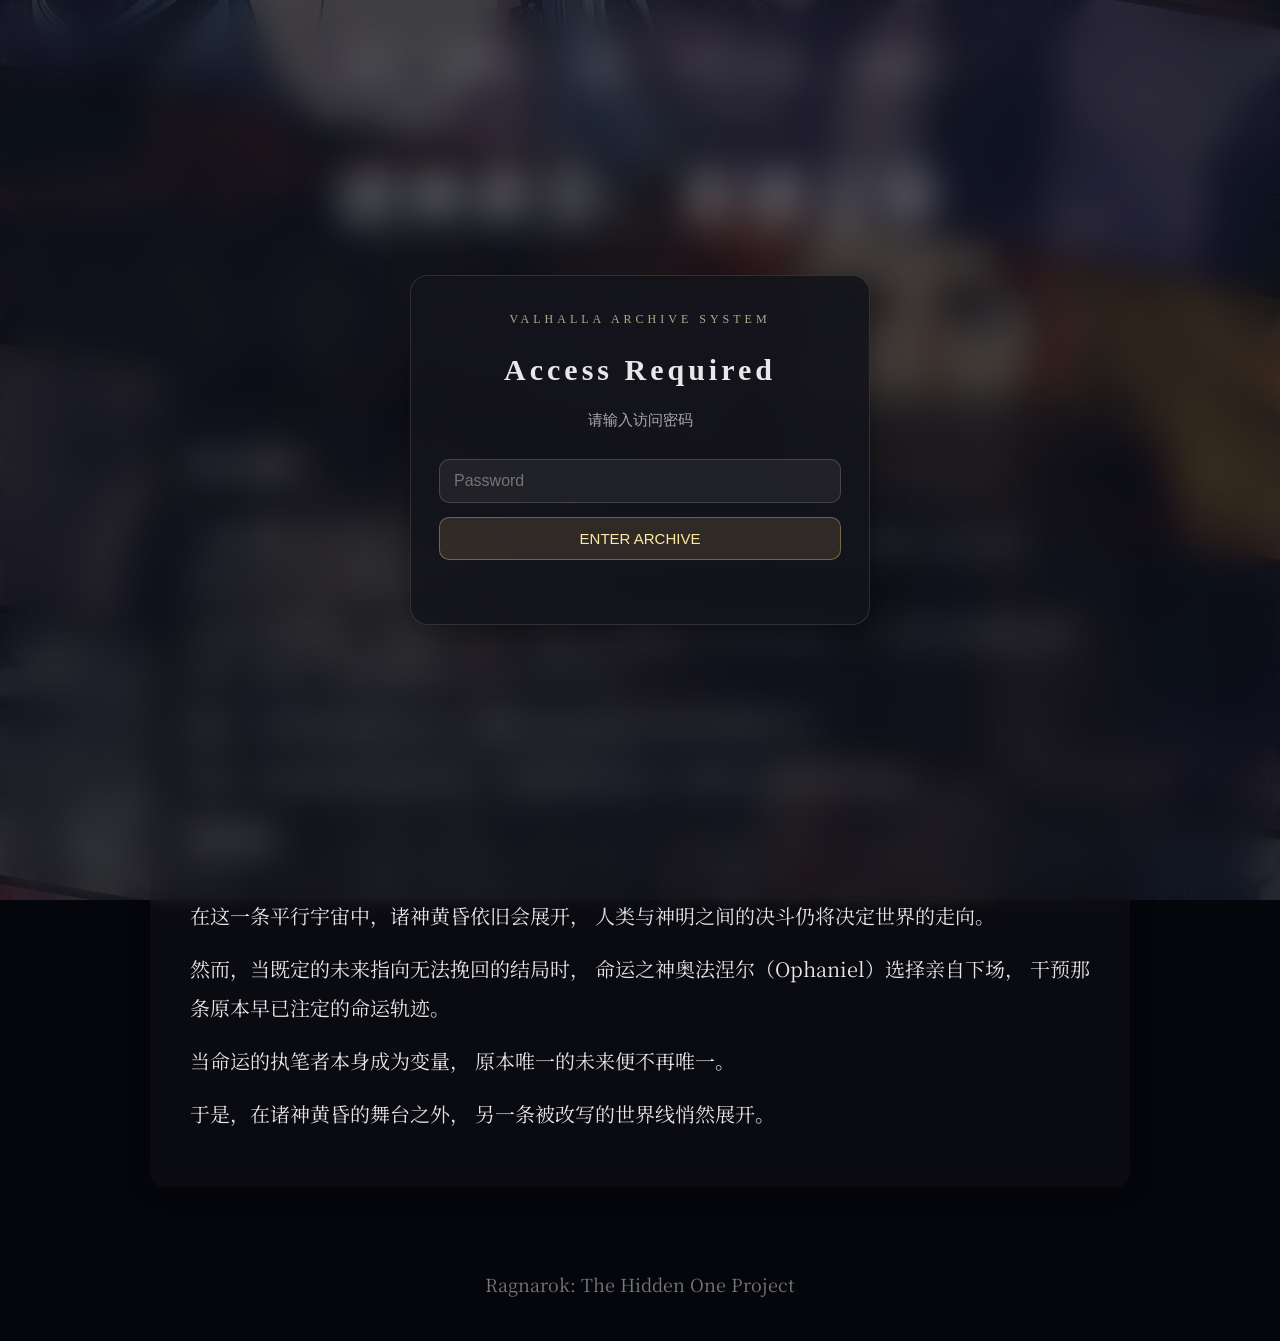
<file: index.html>
<!DOCTYPE html>
<html>

<head>

<meta charset="UTF-8">
<meta name="viewport" content="width=device-width, initial-scale=1.0">

<title>诸神黄昏：未述之章 (Ragnarok: The Hidden One)</title>

<link href="https://fonts.googleapis.com/css2?family=Noto+Serif+SC&family=Bonheur+Royale&display=swap" rel="stylesheet">

<link rel="stylesheet" href="style.css">

<script src="auth.js"></script>

</head>


<body>

<!-- 主导航 -->

<div class="topnav">

<a href="index.html" class="active">首页</a>

<a href="ragnarok/">诸神黄昏</a>

<a href="characters/">人物</a>

<a href="hidden_tales_of_valhalla/">瓦尔哈拉秘闻录</a>

<a href="timeline_records/">命运轨迹</a>

</div>

<!-- 标题 -->

<h1>诸神黄昏：未述之章</h1>

<p class="subtitle">
Ragnarok: The Hidden One
</p>

<div class="section">

<h2>同人简介</h2>

<p>
《诸神黄昏：未述之章》（Ragnarok: The Hidden One）是基于《终末的女武神》（Record of Ragnarok）
世界观展开的平行宇宙同人故事。
</p>

<p>
在原本的世界线中，人类的存亡将由一场名为“诸神黄昏”的决斗所决定。
十三场人类与神明之间的对决，将裁定人类是否继续存在于这个世界之中。
</p>

<p>
然而，在那条既定的命运之中，这场决斗的终局将付出极为惨重的代价。
</p>

<p>
于是，在命运尚未完全闭合之前，一位神祇选择亲自介入那条早已被书写好的未来。
</p>

<h2>世界观</h2>

<p>
在这一条平行宇宙中，诸神黄昏依旧会展开，
人类与神明之间的决斗仍将决定世界的走向。
</p>

<p>
然而，当既定的未来指向无法挽回的结局时，
命运之神奥法涅尔（Ophaniel）选择亲自下场，
干预那条原本早已注定的命运轨迹。
</p>

<p>
当命运的执笔者本身成为变量，
原本唯一的未来便不再唯一。
</p>

<p>
于是，在诸神黄昏的舞台之外，
另一条被改写的世界线悄然展开。
</p>

</div>

<div class="footer">
Ragnarok: The Hidden One Project
</div>

</body>
</html>
</file>
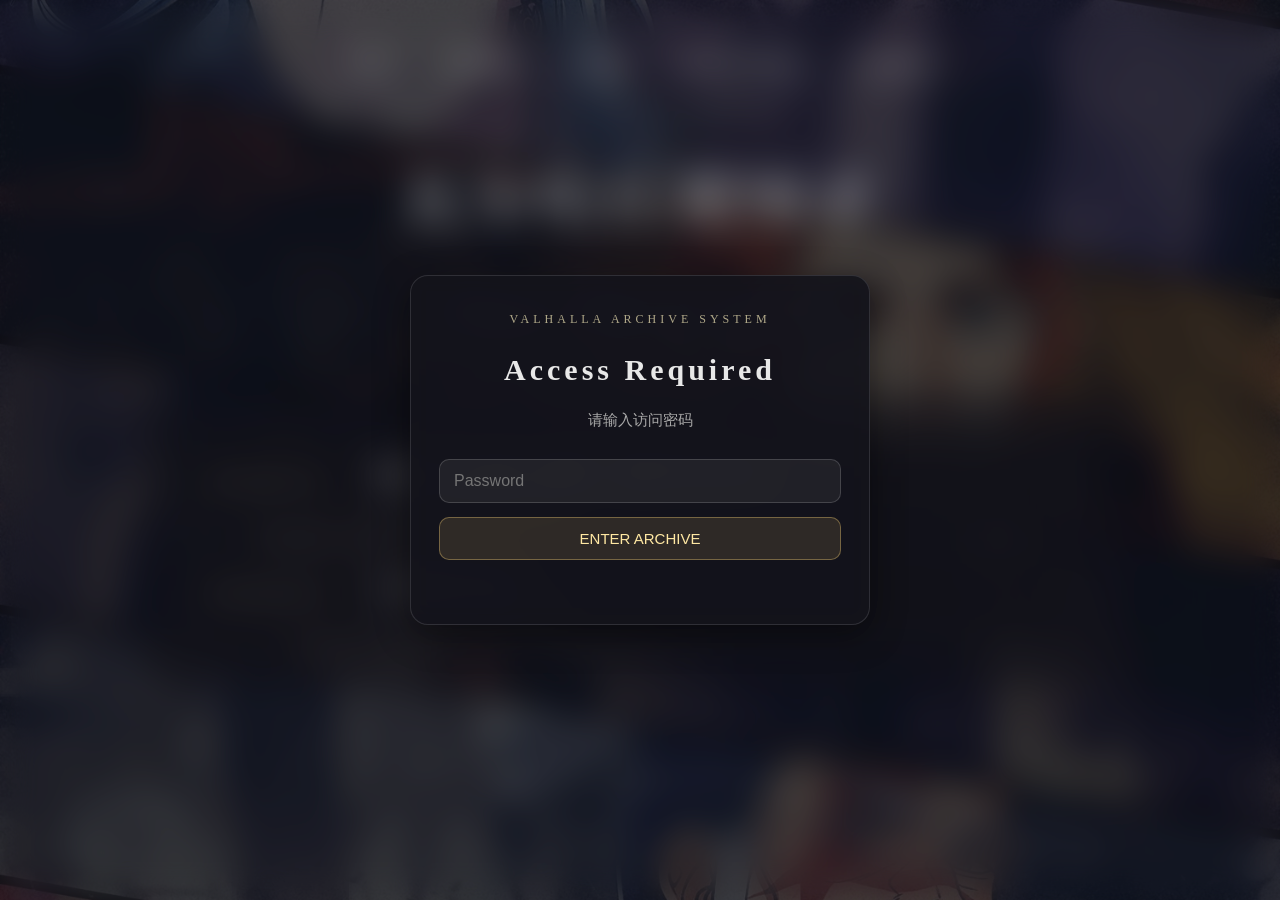
<file: hidden_tales_of_valhalla/index.html>
<!DOCTYPE html>
<html>

<head>
<meta charset="UTF-8">
<meta name="viewport" content="width=device-width, initial-scale=1.0">
<title>瓦尔哈拉秘闻录 | Ragnarok: The Hidden One</title>

<link href="https://fonts.googleapis.com/css2?family=Noto+Serif+SC&family=Bonheur+Royale&display=swap" rel="stylesheet">
<link rel="stylesheet" href="../style.css">
<script src="../auth.js"></script>
</head>

<body>

<div class="topnav">
    <a href="../index.html">首页</a>
    <a href="../ragnarok/">诸神黄昏</a>
    <a href="../characters/">人物</a>
    <a href="../hidden_tales_of_valhalla/" class="active">瓦尔哈拉秘闻录</a>
    <a href="../timeline_records/">命运轨迹</a>
</div>

<h1>瓦尔哈拉秘闻录</h1>

<p class="subtitle">
Hidden Tales of Valhalla
</p>

<div class="section">

    <div class="archive-list">

        <a href="record_01.html" class="archive-item">
            <div class="archive-meta">Record 001</div>
            <div class="archive-main">
                <div class="archive-title">震撼！冥王情史大揭露，波塞冬何去何从</div>
                <div class="archive-desc">Click to open archive entry.</div>
            </div>
            <div class="archive-arrow">›</div>
        </a>

        <a href="record_02.html" class="archive-item">
            <div class="archive-meta">Record 002</div>
            <div class="archive-main">
                <div class="archive-title">Untitled Entry</div>
                <div class="archive-desc">Click to open archive entry.</div>
            </div>
            <div class="archive-arrow">›</div>
        </a>

    </div>

</div>

<div class="footer">
Ragnarok: The Hidden One Project
</div>

</body>
</html>
</file>
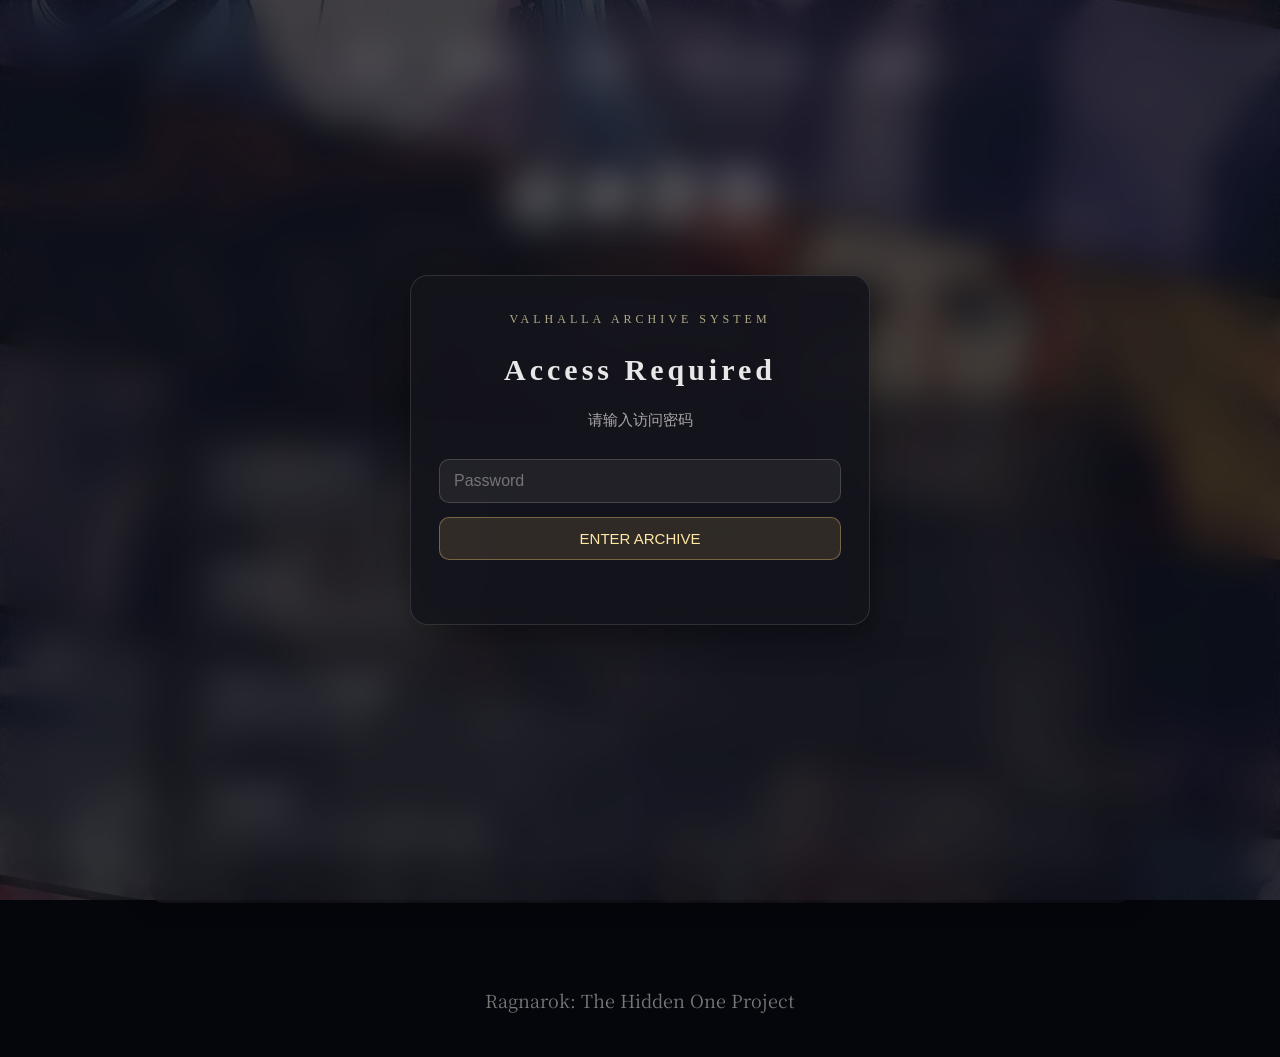
<file: ragnarok/index.html>
<!DOCTYPE html>
<html>

<head>
<meta charset="UTF-8">
<meta name="viewport" content="width=device-width, initial-scale=1.0">
<title>诸神黄昏 | Ragnarok: The Hidden One</title>

<link href="https://fonts.googleapis.com/css2?family=Noto+Serif+SC&family=Bonheur+Royale&display=swap" rel="stylesheet">
<link rel="stylesheet" href="../style.css">
<script src="../auth.js"></script>
</head>

<body>

<div class="topnav">
    <a href="../index.html">首页</a>
    <a href="../ragnarok/" class="active">诸神黄昏</a>
    <a href="../characters/">人物</a>
    <a href="../hidden_tales_of_valhalla/">瓦尔哈拉秘闻录</a>
    <a href="../timeline_records/">命运轨迹</a>
</div>

<h1>诸神黄昏</h1>

<p class="subtitle">
Ragnarok
</p>

<div class="section">

    <div class="lore-list">

        <a href="worldview.html" class="lore-item">
            <div class="lore-title">瓦尔哈拉记录册</div>
            <div class="lore-desc">诸神黄昏前的故事，概念，以及重要定义。</div>
        </a>

        <a href="rounds.html" class="lore-item">
            <div class="lore-title">对战记录</div>
            <div class="lore-desc">各场对战的顺序、胜负与世界线变化。</div>
        </a>

        <a href="notes.html" class="lore-item">
            <div class="lore-title">目前可公开的情报</div>
            <div class="lore-desc">未整理在册的碎片信息</div>
        </a>

        <a href="rules.html" class="lore-item">
            <div class="lore-title">交流暗号</div>
            <div class="lore-desc">与角色们通过1-6点骰子交流的规律与准则。</div>
        </a>

    </div>

</div>

<div class="footer">
Ragnarok: The Hidden One Project
</div>

</body>
</html>
</file>
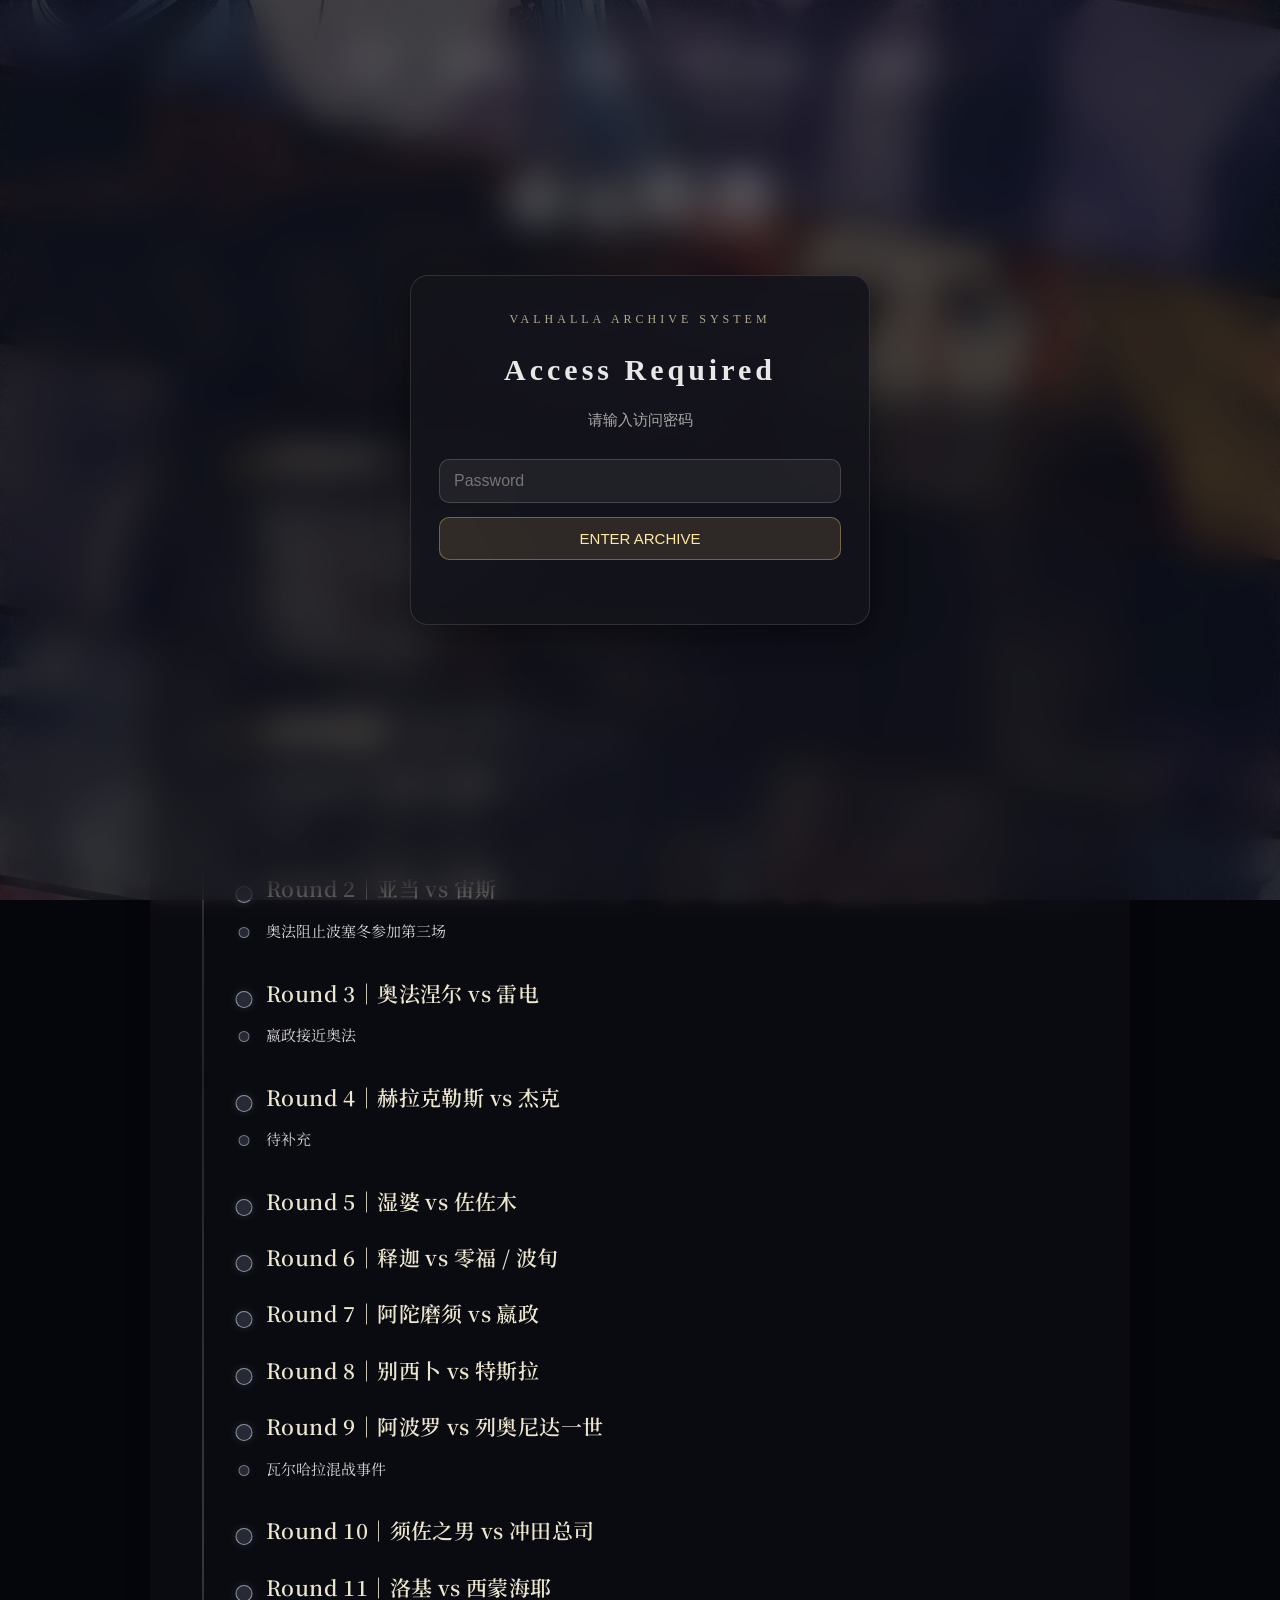
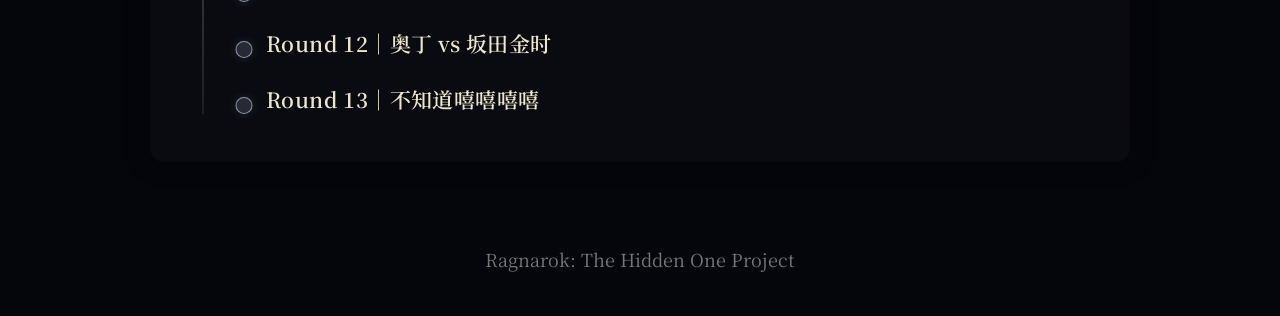
<file: timeline_records/index.html>
<!DOCTYPE html>
<html>
<head>
<meta charset="UTF-8">
<meta name="viewport" content="width=device-width, initial-scale=1.0">
<title>命运轨迹 | Ragnarok: The Hidden One</title>
<link href="https://fonts.googleapis.com/css2?family=Noto+Serif+SC&family=Bonheur+Royale&display=swap" rel="stylesheet">
<link rel="stylesheet" href="../style.css">
<script src="../auth.js"></script>
</head>
<body>
<div class="topnav">
<a href="../index.html">首页</a>
<a href="../ragnarok/">诸神黄昏</a>
<a href="../characters/">人物</a>
<a href="../hidden_tales_of_valhalla/">瓦尔哈拉秘闻录</a>
<a href="../timeline_records/" class="active">命运轨迹</a>
</div>
<h1>命运轨迹</h1>
<p class="subtitle">

Timeline Records
</p>
<div class="section">
<div class="timeline-master">
<!-- ===== 大Section：早年经历 ===== -->
<div class="timeline-section-title">
<span class="timeline-cn">早年经历</span>
<span class="timeline-en">Early Years</span>
</div>
<div class="timeline-entry">
<span class="timeline-point"></span>
<div class="timeline-entry-text">塞勒涅初入冥界，与别西卜相遇</div>
</div>
<div class="timeline-entry">
<span class="timeline-point"></span>
<div class="timeline-entry-text">塞勒涅使用禁术，封印诅咒并陷入长眠</div>
</div>
<div class="timeline-entry">
<span class="timeline-point"></span>
<div class="timeline-entry-text">哈迪斯旧情史</div>
</div>
<div class="timeline-entry">
<span class="timeline-point"></span>
<div class="timeline-entry-text">奥法涅尔决定介入命运</div>
</div>

<!-- ===== 大Section：诸神黄昏 ===== -->
<div class="timeline-section-title">
<span class="timeline-cn">诸神黄昏</span>
<span class="timeline-en">Ragnarok</span>
</div>
<!-- Round 1 -->
<div class="timeline-round-title">Round 1｜吕布 vs 索尔</div>
<div class="timeline-entry">
<span class="timeline-point"></span>
<div class="timeline-entry-text">待补充</div>
</div>
<!-- Round 2 -->
<div class="timeline-round-title">Round 2｜亚当 vs 宙斯</div>
<div class="timeline-entry">
<span class="timeline-point"></span>
<div class="timeline-entry-text">奥法阻止波塞冬参加第三场</div>
</div>
<!-- Round 3 -->
<div class="timeline-round-title">Round 3｜奥法涅尔 vs 雷电</div>
<div class="timeline-entry">
<span class="timeline-point"></span>
<div class="timeline-entry-text">嬴政接近奥法</div>
</div>

<!-- Round 4 -->
<div class="timeline-round-title">Round 4｜赫拉克勒斯 vs 杰克</div>
<div class="timeline-entry">
<span class="timeline-point"></span>
<div class="timeline-entry-text">待补充</div>
</div>
<!-- Round 5 -->
<div class="timeline-round-title">Round 5｜湿婆 vs 佐佐木</div>
<!-- Round 6 -->
<div class="timeline-round-title">Round 6｜释迦 vs 零福 / 波旬</div>
<!-- Round 7 -->
<div class="timeline-round-title">Round 7｜阿陀磨须 vs 嬴政</div>
<!-- Round 8 -->
<div class="timeline-round-title">Round 8｜别西卜 vs 特斯拉</div>
<!-- Round 9 -->
<div class="timeline-round-title">Round 9｜阿波罗 vs 列奥尼达一世</div>
<a href="ragnarok/event09_奥法打架做局奥丁.html" class="timeline-entry">
<span class="timeline-point"></span>
<div class="timeline-entry-text">瓦尔哈拉混战事件</div>
</a>
<!-- Round 10 -->
<div class="timeline-round-title">Round 10｜须佐之男 vs 冲田总司</div>
<!-- Round 11 -->
<div class="timeline-round-title">Round 11｜洛基 vs 西蒙海耶</div>
<!-- Round 12 -->
<div class="timeline-round-title">Round 12｜奥丁 vs 坂田金时</div>
<!-- Round 13 -->
<div class="timeline-round-title">Round 13｜不知道嘻嘻嘻嘻</div>
</div>
</div>
<div class="footer">

Ragnarok: The Hidden One Project
</div>
</body>
</html>
</file>
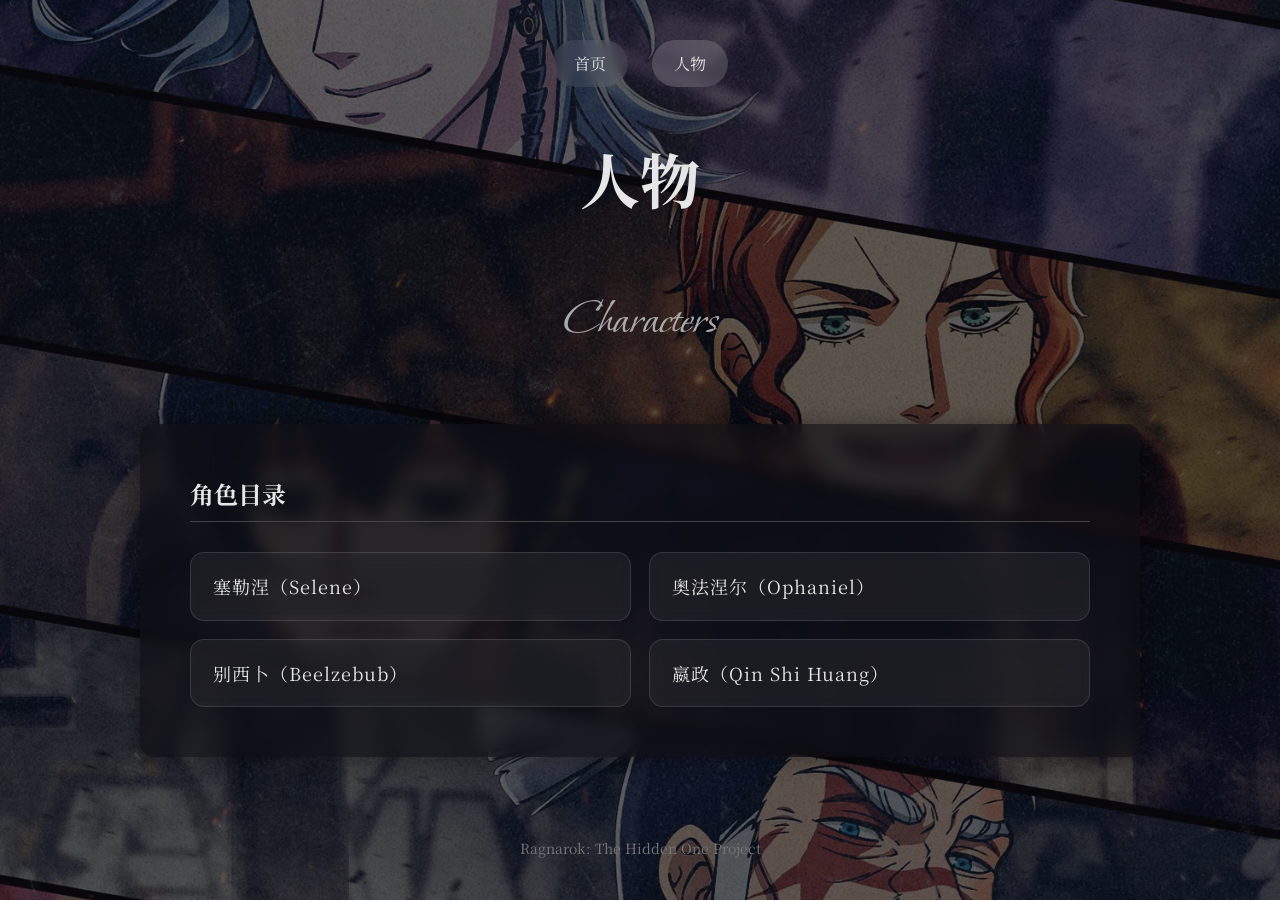
<file: characters.html>
<!DOCTYPE html>
<html>

<head>
<meta charset="UTF-8">
<title>人物 (Characters)</title>

<link href="https://fonts.googleapis.com/css2?family=Noto+Serif+SC&family=Bonheur+Royale&display=swap" rel="stylesheet">

<style>

body{
    background:
    linear-gradient(rgba(10,10,15,0.65),rgba(10,10,15,0.65)),
    url("images/main-background.webp");

    background-size:cover;
    background-position:center;
    background-attachment:fixed;

    color:#e6e6e6;
    font-family:"Noto Serif SC",serif;
    margin:40px;
    line-height:1.7;
}

/* 顶部导航 */

.topnav{
    max-width:900px;
    margin:0 auto 30px auto;
    text-align:center;
}

.topnav a{
    display:inline-block;
    margin:0 10px;
    padding:10px 22px;
    color:#e6e6e6;
    text-decoration:none;
    background:rgba(255,255,255,0.08);
    border-radius:999px;

    backdrop-filter:blur(6px);
    -webkit-backdrop-filter:blur(6px);
}

.topnav a.active{
    background:rgba(255,255,255,0.16);
}

/* 标题 */

h1{
    font-size:60px;
    text-align:center;
    margin-bottom:10px;
}

/* 副标题 */

.subtitle{
    text-align:center;
    color:#aaa;
    margin-bottom:60px;
    font-family:"Bonheur Royale",cursive;
    font-size:50px;
}

/* 内容区域 */

.section{
    max-width:900px;
    margin:auto;

    background:rgba(15,15,20,0.65);
    padding:50px;

    border-radius:14px;

    backdrop-filter:blur(8px);
    -webkit-backdrop-filter:blur(8px);

    box-shadow:0 0 25px rgba(0,0,0,0.4);
}

h2{
    border-bottom:1px solid #444;
    padding-bottom:6px;
    margin-top:0;
}

/* 人物导航 */

.char-nav{
    display:grid;
    grid-template-columns:repeat(2, minmax(0, 1fr));
    gap:18px;
    margin-top:30px;
}

.char-nav a{
    display:block;
    padding:18px 22px;
    text-decoration:none;
    color:#e6e6e6;

    background:rgba(255,255,255,0.06);
    border:1px solid rgba(255,255,255,0.12);
    border-radius:14px;

    backdrop-filter:blur(6px);
    -webkit-backdrop-filter:blur(6px);

    transition:0.2s ease;
    font-size:18px;
    letter-spacing:1px;
}

.char-nav a:hover{
    background:rgba(255,255,255,0.12);
    border-color:rgba(255,255,255,0.22);
    transform:translateY(-2px);
}

/* footer */

.footer{
    margin-top:80px;
    text-align:center;
    color:#777;
    font-size:14px;
}

</style>
</head>

<body>

<!-- 主导航 -->

<div class="topnav">
    <a href="index.html">首页</a>
    <a href="characters.html" class="active">人物</a>
</div>

<h1>人物</h1>

<p class="subtitle">
Characters
</p>

<div class="section">

<h2>角色目录</h2>

<div class="char-nav">

<a href="characters/塞勒涅.html">塞勒涅（Selene）</a>

<a href="characters/奥法涅尔.html">奥法涅尔（Ophaniel）</a>

<a href="characters/别西卜.html">别西卜（Beelzebub）</a>

<a href="characters/嬴政.html">嬴政（Qin Shi Huang）</a>

</div>

</div>

<div class="footer">
Ragnarok: The Hidden One Project
</div>

</body>

</html>
</file>
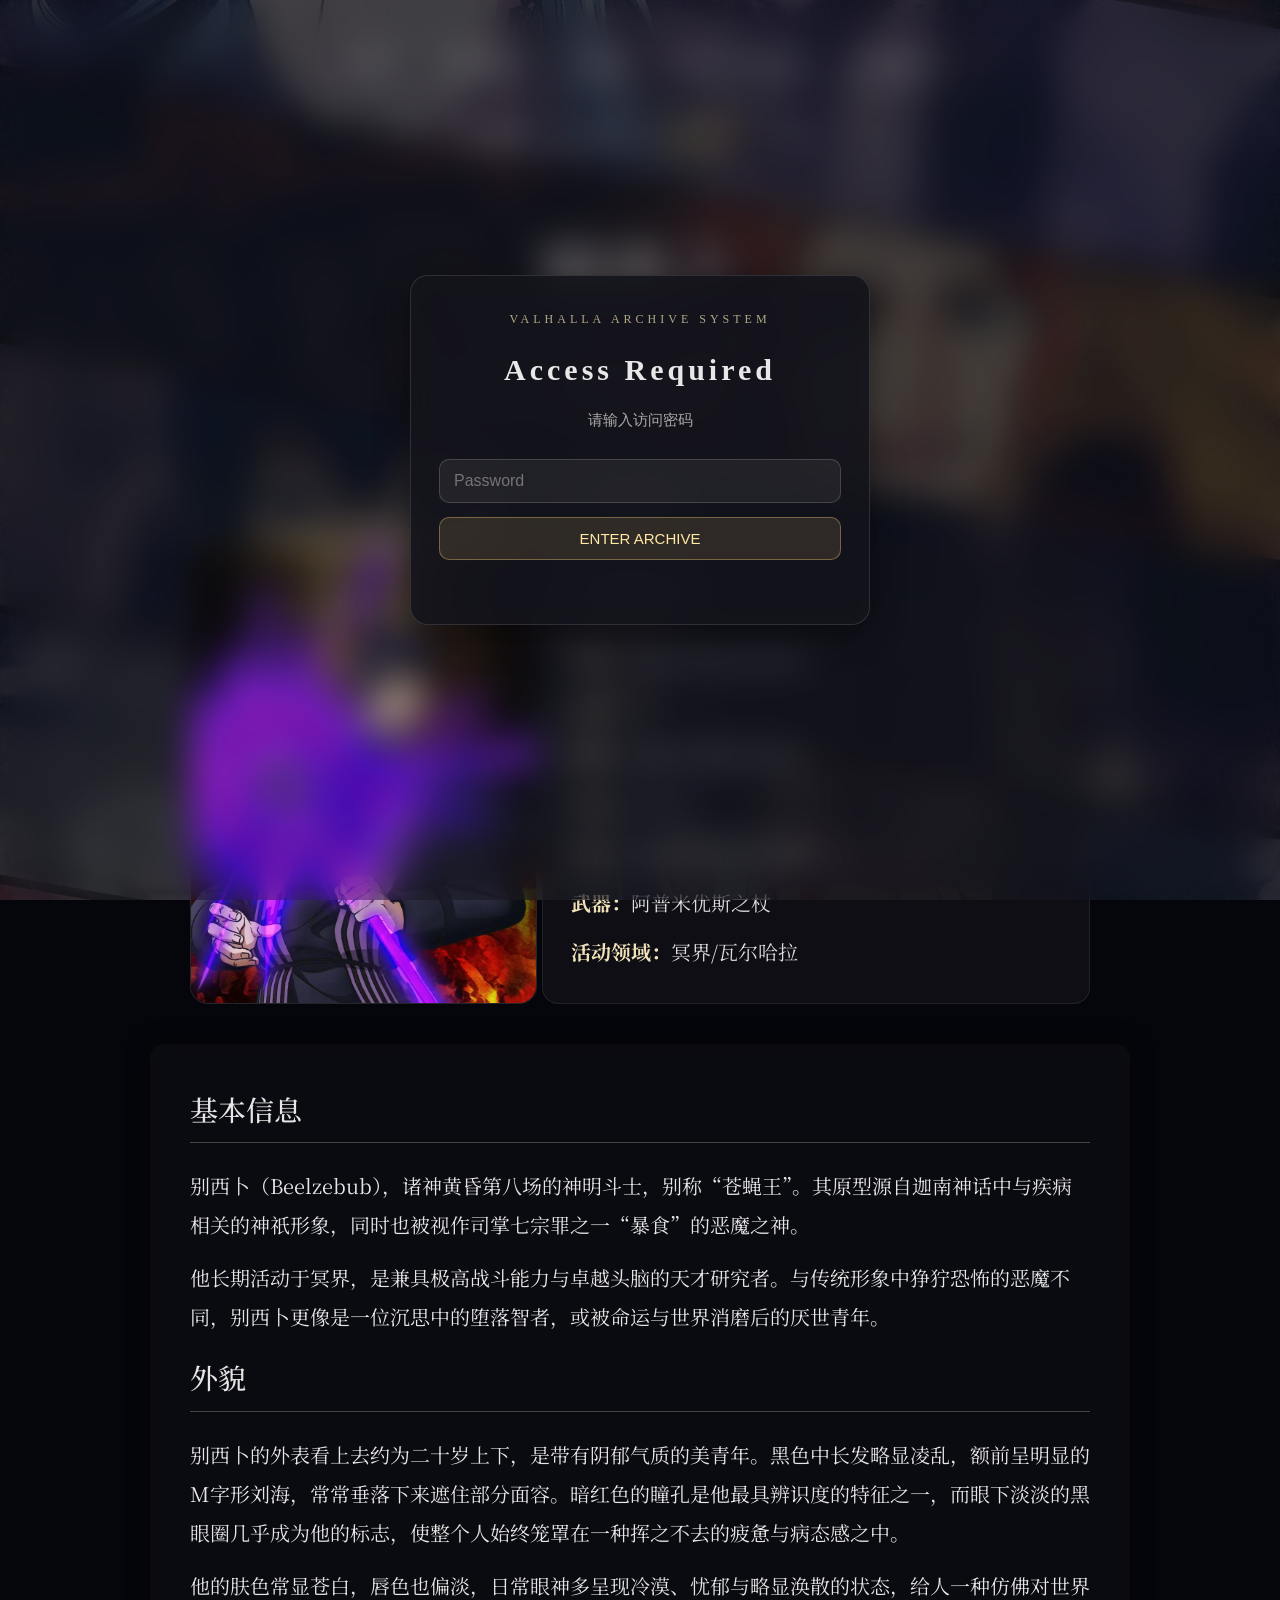
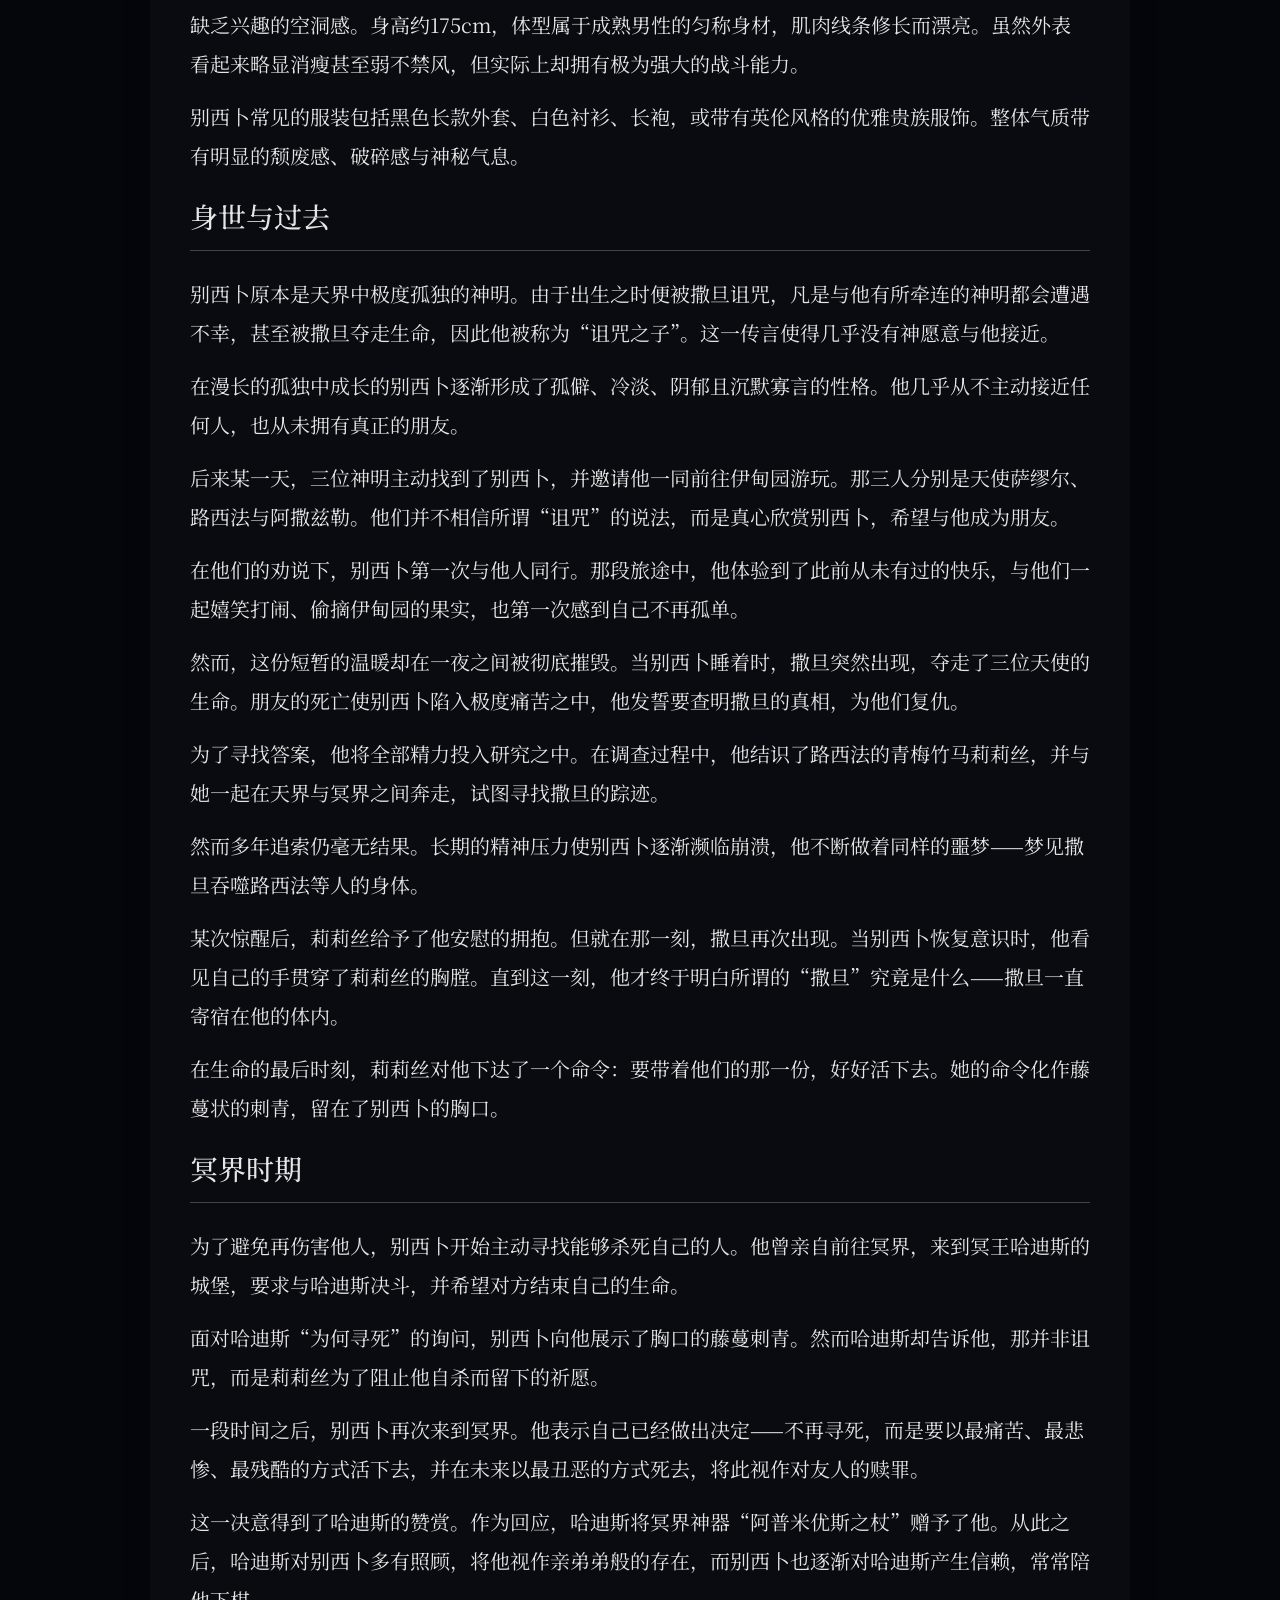
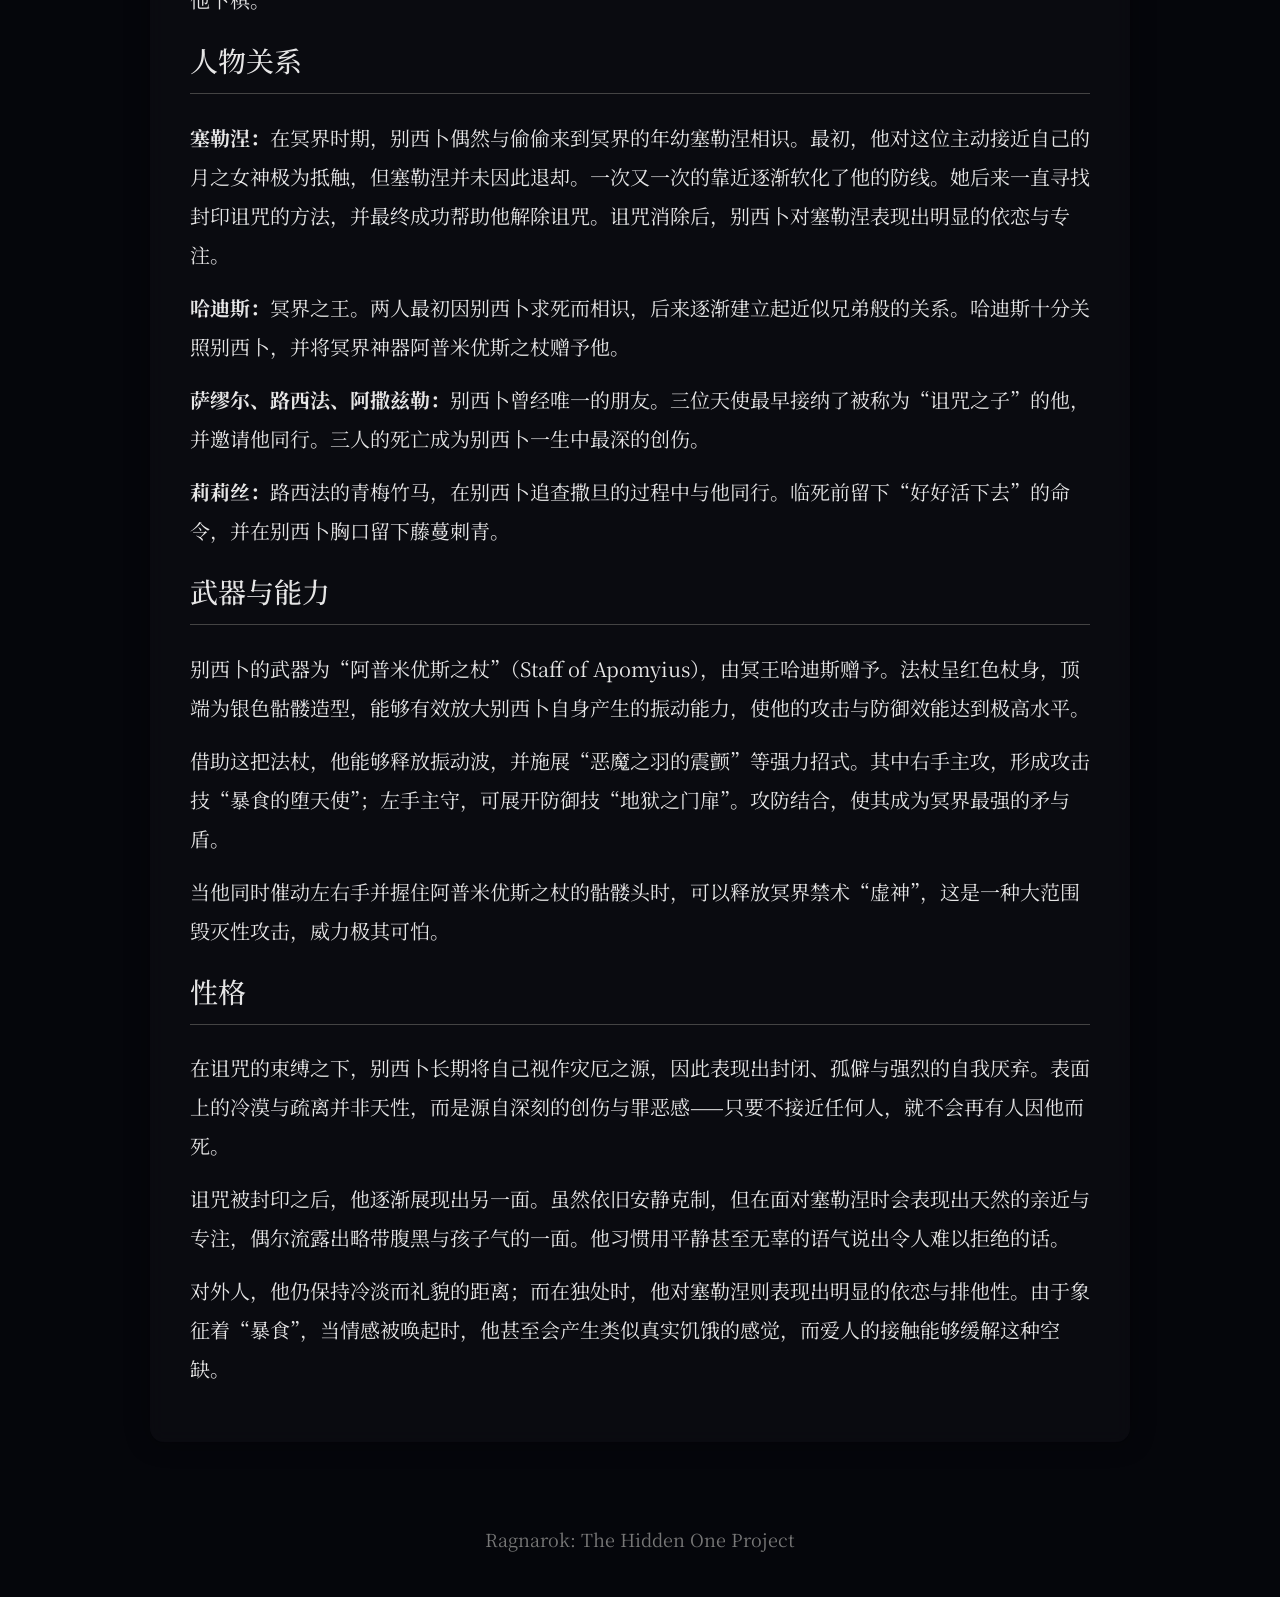
<file: characters/别西卜.html>
<!DOCTYPE html>
<html>

<head>
<meta charset="UTF-8">
<meta name="viewport" content="width=device-width, initial-scale=1.0">

<title>别西卜 | Ragnarok: The Hidden One</title>

<link href="https://fonts.googleapis.com/css2?family=Noto+Serif+SC&family=Bonheur+Royale&display=swap" rel="stylesheet">

<link rel="stylesheet" href="../style.css">
<script src="../auth.js"></script>

</head>

<body>

<!-- 主导航 -->

<div class="topnav">

<a href="../index.html">首页</a>

<a href="../ragnarok/">诸神黄昏</a>

<a href="../characters/" class="active">人物</a>

<a href="../hidden_tales_of_valhalla/">瓦尔哈拉秘闻录</a>

<a href="../timeline_records/">命运轨迹</a>

</div>


<!-- 人物子导航 -->

<div class="subnav">

<a href="奥法涅尔.html">奥法涅尔</a>
<a href="塞勒涅.html">塞勒涅</a>
<a href="别西卜.html" class="active">别西卜</a>
<a href="嬴政.html">嬴政</a>

</div>


<h1>别西卜</h1>

<p class="subtitle character-subtitle">
Beelzebub
</p>

<div class="tag-wrap">
<div class="tag god">神明阵营</div>
</div>


<div class="character-header">

<div class="character-art beel-card">
<img src="人物立绘/别西卜_人物立绘.jpg">
</div>


<div class="character-info beel-card">

<h2>人物资料</h2>

<div class="info-row"><b>姓名：</b>别西卜(Beelzebub)</div>
<div class="info-row"><b>性别：</b>男</div>
<div class="info-row"><b>别称：</b>苍蝇王/撒旦诅咒者</div>
<div class="info-row"><b>身高：</b>175cm</div>
<div class="info-row"><b>身份：</b>诸神黄昏第八场神明斗士</div>
<div class="info-row"><b>武器：</b>阿普米优斯之杖</div>
<div class="info-row"><b>活动领域：</b>冥界/瓦尔哈拉</div>

</div>

</div>



<div class="section">

<h2>基本信息</h2>

<p>
别西卜（Beelzebub），诸神黄昏第八场的神明斗士，别称“苍蝇王”。其原型源自迦南神话中与疾病相关的神祇形象，同时也被视作司掌七宗罪之一“暴食”的恶魔之神。
</p>

<p>
他长期活动于冥界，是兼具极高战斗能力与卓越头脑的天才研究者。与传统形象中狰狞恐怖的恶魔不同，别西卜更像是一位沉思中的堕落智者，或被命运与世界消磨后的厌世青年。
</p>



<h2>外貌</h2>

<p>
别西卜的外表看上去约为二十岁上下，是带有阴郁气质的美青年。黑色中长发略显凌乱，额前呈明显的M字形刘海，常常垂落下来遮住部分面容。暗红色的瞳孔是他最具辨识度的特征之一，而眼下淡淡的黑眼圈几乎成为他的标志，使整个人始终笼罩在一种挥之不去的疲惫与病态感之中。
</p>

<p>
他的肤色常显苍白，唇色也偏淡，日常眼神多呈现冷漠、忧郁与略显涣散的状态，给人一种仿佛对世界缺乏兴趣的空洞感。身高约175cm，体型属于成熟男性的匀称身材，肌肉线条修长而漂亮。虽然外表看起来略显消瘦甚至弱不禁风，但实际上却拥有极为强大的战斗能力。
</p>

<p>
别西卜常见的服装包括黑色长款外套、白色衬衫、长袍，或带有英伦风格的优雅贵族服饰。整体气质带有明显的颓废感、破碎感与神秘气息。
</p>



<h2>身世与过去</h2>

<p>
别西卜原本是天界中极度孤独的神明。由于出生之时便被撒旦诅咒，凡是与他有所牵连的神明都会遭遇不幸，甚至被撒旦夺走生命，因此他被称为“诅咒之子”。这一传言使得几乎没有神愿意与他接近。
</p>

<p>
在漫长的孤独中成长的别西卜逐渐形成了孤僻、冷淡、阴郁且沉默寡言的性格。他几乎从不主动接近任何人，也从未拥有真正的朋友。
</p>

<p>
后来某一天，三位神明主动找到了别西卜，并邀请他一同前往伊甸园游玩。那三人分别是天使萨缪尔、路西法与阿撒兹勒。他们并不相信所谓“诅咒”的说法，而是真心欣赏别西卜，希望与他成为朋友。
</p>

<p>
在他们的劝说下，别西卜第一次与他人同行。那段旅途中，他体验到了此前从未有过的快乐，与他们一起嬉笑打闹、偷摘伊甸园的果实，也第一次感到自己不再孤单。
</p>

<p>
然而，这份短暂的温暖却在一夜之间被彻底摧毁。当别西卜睡着时，撒旦突然出现，夺走了三位天使的生命。朋友的死亡使别西卜陷入极度痛苦之中，他发誓要查明撒旦的真相，为他们复仇。
</p>

<p>
为了寻找答案，他将全部精力投入研究之中。在调查过程中，他结识了路西法的青梅竹马莉莉丝，并与她一起在天界与冥界之间奔走，试图寻找撒旦的踪迹。
</p>

<p>
然而多年追索仍毫无结果。长期的精神压力使别西卜逐渐濒临崩溃，他不断做着同样的噩梦——梦见撒旦吞噬路西法等人的身体。
</p>

<p>
某次惊醒后，莉莉丝给予了他安慰的拥抱。但就在那一刻，撒旦再次出现。当别西卜恢复意识时，他看见自己的手贯穿了莉莉丝的胸膛。直到这一刻，他才终于明白所谓的“撒旦”究竟是什么——撒旦一直寄宿在他的体内。
</p>

<p>
在生命的最后时刻，莉莉丝对他下达了一个命令：要带着他们的那一份，好好活下去。她的命令化作藤蔓状的刺青，留在了别西卜的胸口。
</p>



<h2>冥界时期</h2>

<p>
为了避免再伤害他人，别西卜开始主动寻找能够杀死自己的人。他曾亲自前往冥界，来到冥王哈迪斯的城堡，要求与哈迪斯决斗，并希望对方结束自己的生命。
</p>

<p>
面对哈迪斯“为何寻死”的询问，别西卜向他展示了胸口的藤蔓刺青。然而哈迪斯却告诉他，那并非诅咒，而是莉莉丝为了阻止他自杀而留下的祈愿。
</p>

<p>
一段时间之后，别西卜再次来到冥界。他表示自己已经做出决定——不再寻死，而是要以最痛苦、最悲惨、最残酷的方式活下去，并在未来以最丑恶的方式死去，将此视作对友人的赎罪。
</p>

<p>
这一决意得到了哈迪斯的赞赏。作为回应，哈迪斯将冥界神器“阿普米优斯之杖”赠予了他。从此之后，哈迪斯对别西卜多有照顾，将他视作亲弟弟般的存在，而别西卜也逐渐对哈迪斯产生信赖，常常陪他下棋。
</p>



<h2>人物关系</h2>

<p>
<strong>塞勒涅：</strong>在冥界时期，别西卜偶然与偷偷来到冥界的年幼塞勒涅相识。最初，他对这位主动接近自己的月之女神极为抵触，但塞勒涅并未因此退却。一次又一次的靠近逐渐软化了他的防线。她后来一直寻找封印诅咒的方法，并最终成功帮助他解除诅咒。诅咒消除后，别西卜对塞勒涅表现出明显的依恋与专注。
</p>

<p>
<strong>哈迪斯：</strong>冥界之王。两人最初因别西卜求死而相识，后来逐渐建立起近似兄弟般的关系。哈迪斯十分关照别西卜，并将冥界神器阿普米优斯之杖赠予他。
</p>

<p>
<strong>萨缪尔、路西法、阿撒兹勒：</strong>别西卜曾经唯一的朋友。三位天使最早接纳了被称为“诅咒之子”的他，并邀请他同行。三人的死亡成为别西卜一生中最深的创伤。
</p>

<p>
<strong>莉莉丝：</strong>路西法的青梅竹马，在别西卜追查撒旦的过程中与他同行。临死前留下“好好活下去”的命令，并在别西卜胸口留下藤蔓刺青。
</p>



<h2>武器与能力</h2>

<p>
别西卜的武器为“阿普米优斯之杖”（Staff of Apomyius），由冥王哈迪斯赠予。法杖呈红色杖身，顶端为银色骷髅造型，能够有效放大别西卜自身产生的振动能力，使他的攻击与防御效能达到极高水平。
</p>

<p>
借助这把法杖，他能够释放振动波，并施展“恶魔之羽的震颤”等强力招式。其中右手主攻，形成攻击技“暴食的堕天使”；左手主守，可展开防御技“地狱之门扉”。攻防结合，使其成为冥界最强的矛与盾。
</p>

<p>
当他同时催动左右手并握住阿普米优斯之杖的骷髅头时，可以释放冥界禁术“虚神”，这是一种大范围毁灭性攻击，威力极其可怕。
</p>



<h2>性格</h2>

<p>
在诅咒的束缚之下，别西卜长期将自己视作灾厄之源，因此表现出封闭、孤僻与强烈的自我厌弃。表面上的冷漠与疏离并非天性，而是源自深刻的创伤与罪恶感——只要不接近任何人，就不会再有人因他而死。
</p>

<p>
诅咒被封印之后，他逐渐展现出另一面。虽然依旧安静克制，但在面对塞勒涅时会表现出天然的亲近与专注，偶尔流露出略带腹黑与孩子气的一面。他习惯用平静甚至无辜的语气说出令人难以拒绝的话。
</p>

<p>
对外人，他仍保持冷淡而礼貌的距离；而在独处时，他对塞勒涅则表现出明显的依恋与排他性。由于象征着“暴食”，当情感被唤起时，他甚至会产生类似真实饥饿的感觉，而爱人的接触能够缓解这种空缺。
</p>

</div>



<div class="footer">
Ragnarok: The Hidden One Project
</div>

</body>
</html>
</file>
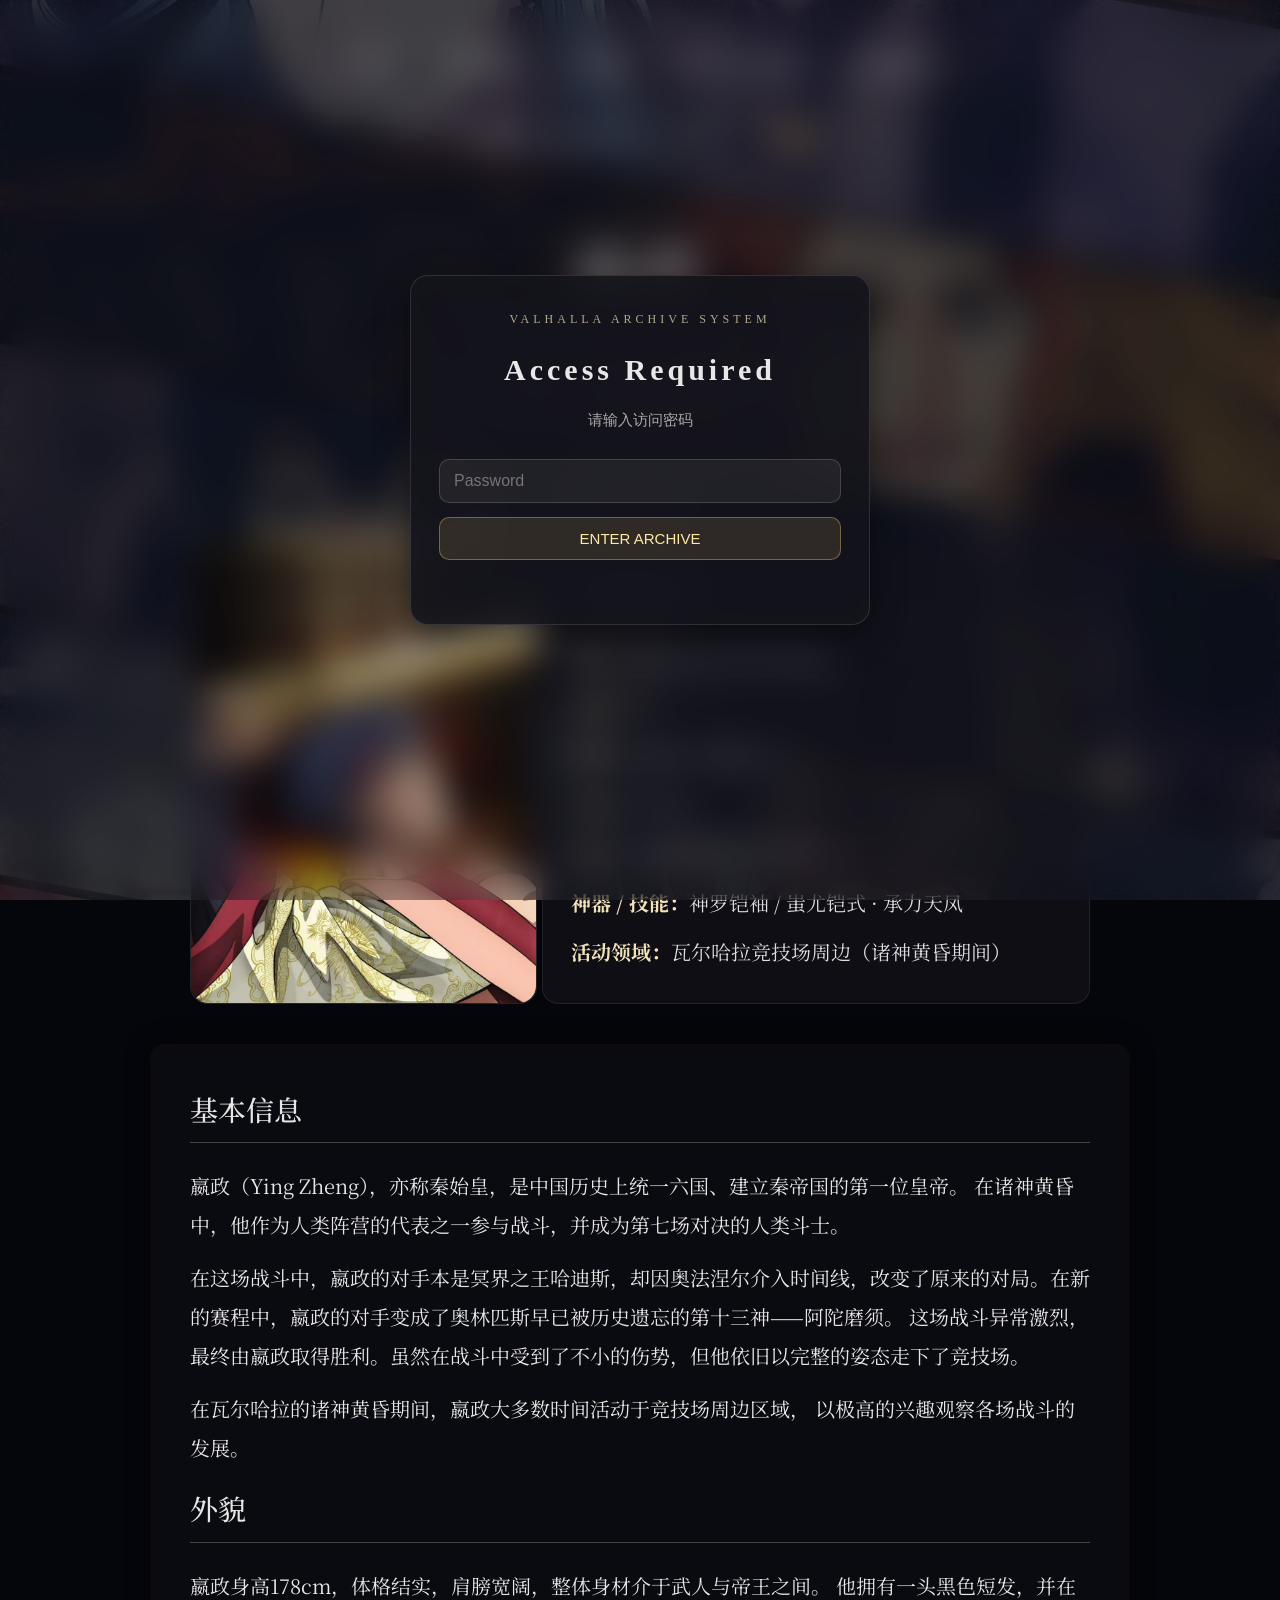
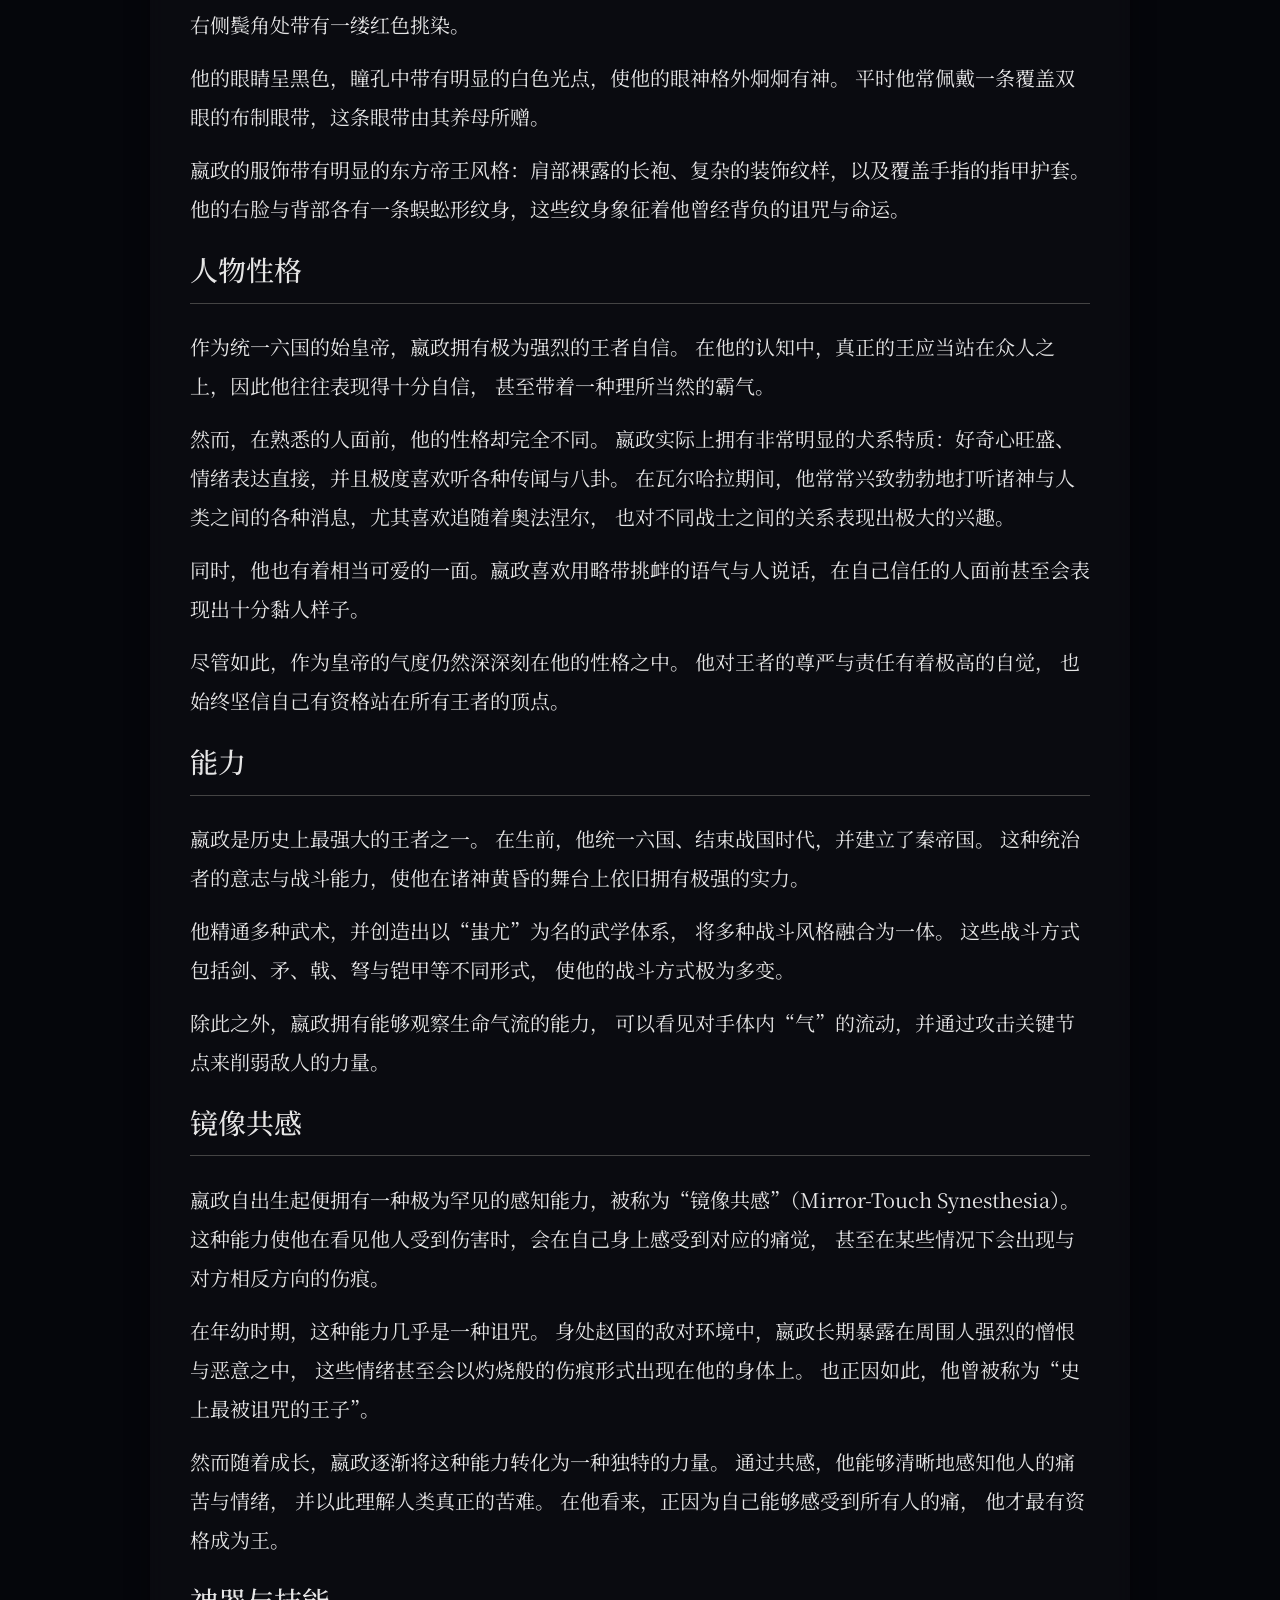
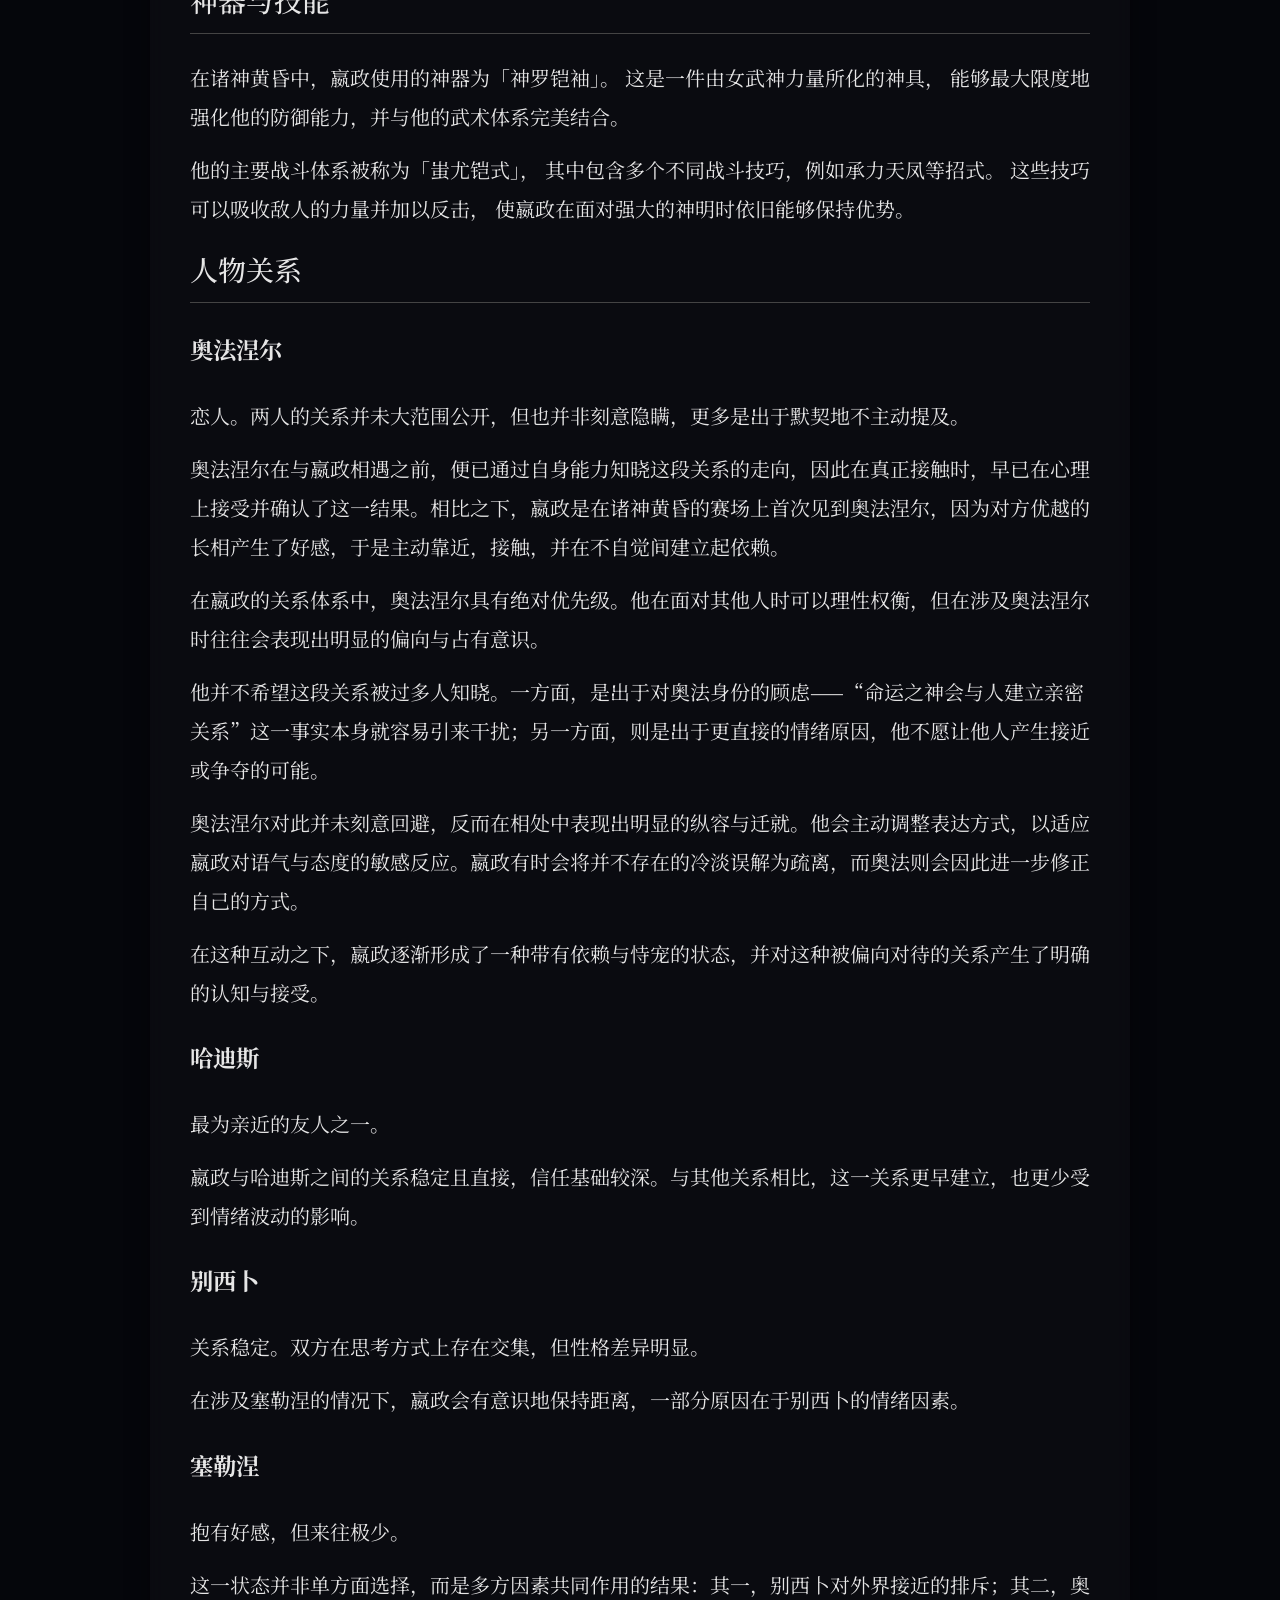
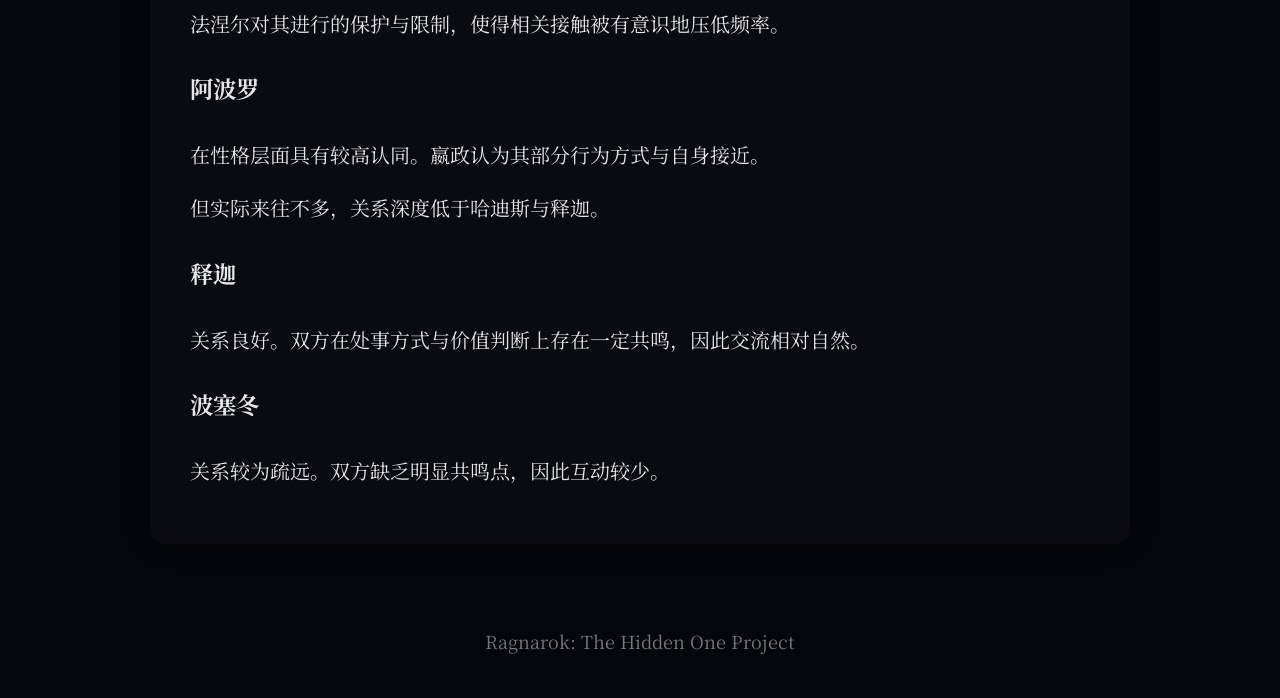
<file: characters/嬴政.html>
<!DOCTYPE html>
<html>

<head>
<meta charset="UTF-8">
<meta name="viewport" content="width=device-width, initial-scale=1.0">
<title>嬴政 | Ragnarok: The Hidden One</title>

<link href="https://fonts.googleapis.com/css2?family=Noto+Serif+SC&family=Bonheur+Royale&display=swap" rel="stylesheet">
<link rel="stylesheet" href="../style.css">

<script src="../auth.js"></script>

</head>

<body>

<!-- 主导航 -->

<div class="topnav">

<a href="../index.html">首页</a>

<a href="../ragnarok/">诸神黄昏</a>

<a href="../characters/" class="active">人物</a>

<a href="../hidden_tales_of_valhalla/">瓦尔哈拉秘闻录</a>

<a href="../timeline_records/">命运轨迹</a>

</div>

<!-- 人物子导航 -->

<div class="subnav">

<a href="奥法涅尔.html">奥法涅尔</a>
<a href="塞勒涅.html">塞勒涅</a>
<a href="别西卜.html">别西卜</a>
<a href="嬴政.html" class="active">嬴政</a>

</div>

<h1>嬴政</h1>

<p class="subtitle character-subtitle">
Qin Shi Huang
</p>

<div class="tag-wrap">
<div class="tag human">人类阵营</div>
</div>

<div class="character-header">

<div class="character-art qin-card">
    <img src="人物立绘/嬴政_人物立绘.jpg">
</div>

<div class="character-info qin-card">

    <h2>人物资料</h2>

    <div class="info-row"><b>姓名：</b>嬴政 (Qin Shi Huang)</div>
    <div class="info-row"><b>性别：</b>男</div> 
    <div class="info-row"><b>别称：</b>始皇帝 / 起始之王</div>
    <div class="info-row"><b>身高：</b>178cm</div>
    <div class="info-row"><b>身份：</b>诸神黄昏第七场人类斗士</div>
    <div class="info-row"><b>神器 / 技能：</b>神罗铠袖 / 蚩尤铠式 · 承力天凤</div>
    <div class="info-row"><b>活动领域：</b>瓦尔哈拉竞技场周边（诸神黄昏期间）</div>

</div>

</div>
    
<div class="section">

<h2>基本信息</h2>

<p>
嬴政（Ying Zheng），亦称秦始皇，是中国历史上统一六国、建立秦帝国的第一位皇帝。
在诸神黄昏中，他作为人类阵营的代表之一参与战斗，并成为第七场对决的人类斗士。
</p>

<p>
在这场战斗中，嬴政的对手本是冥界之王哈迪斯，却因奥法涅尔介入时间线，改变了原来的对局。在新的赛程中，嬴政的对手变成了奥林匹斯早已被历史遗忘的第十三神——阿陀磨须。
这场战斗异常激烈，最终由嬴政取得胜利。虽然在战斗中受到了不小的伤势，但他依旧以完整的姿态走下了竞技场。
</p>

<p>
在瓦尔哈拉的诸神黄昏期间，嬴政大多数时间活动于竞技场周边区域，
以极高的兴趣观察各场战斗的发展。
</p>

<h2>外貌</h2>

<p>
嬴政身高178cm，体格结实，肩膀宽阔，整体身材介于武人与帝王之间。
他拥有一头黑色短发，并在右侧鬓角处带有一缕红色挑染。
</p>

<p>
他的眼睛呈黑色，瞳孔中带有明显的白色光点，使他的眼神格外炯炯有神。
平时他常佩戴一条覆盖双眼的布制眼带，这条眼带由其养母所赠。
</p>

<p>
嬴政的服饰带有明显的东方帝王风格：肩部裸露的长袍、复杂的装饰纹样，以及覆盖手指的指甲护套。
他的右脸与背部各有一条蜈蚣形纹身，这些纹身象征着他曾经背负的诅咒与命运。
</p>
    
<h2>人物性格</h2>

<p>
作为统一六国的始皇帝，嬴政拥有极为强烈的王者自信。
在他的认知中，真正的王应当站在众人之上，因此他往往表现得十分自信，
甚至带着一种理所当然的霸气。
</p>

<p>
然而，在熟悉的人面前，他的性格却完全不同。
嬴政实际上拥有非常明显的犬系特质：好奇心旺盛、情绪表达直接，并且极度喜欢听各种传闻与八卦。
在瓦尔哈拉期间，他常常兴致勃勃地打听诸神与人类之间的各种消息，尤其喜欢追随着奥法涅尔，
也对不同战士之间的关系表现出极大的兴趣。
</p>

<p>
同时，他也有着相当可爱的一面。嬴政喜欢用略带挑衅的语气与人说话，在自己信任的人面前甚至会表现出十分黏人样子。
</p>

<p>
尽管如此，作为皇帝的气度仍然深深刻在他的性格之中。
他对王者的尊严与责任有着极高的自觉，
也始终坚信自己有资格站在所有王者的顶点。
</p>

<h2>能力</h2>

<p>
嬴政是历史上最强大的王者之一。
在生前，他统一六国、结束战国时代，并建立了秦帝国。
这种统治者的意志与战斗能力，使他在诸神黄昏的舞台上依旧拥有极强的实力。
</p>

<p>
他精通多种武术，并创造出以“蚩尤”为名的武学体系，
将多种战斗风格融合为一体。
这些战斗方式包括剑、矛、戟、弩与铠甲等不同形式，
使他的战斗方式极为多变。
</p>

<p>
除此之外，嬴政拥有能够观察生命气流的能力，
可以看见对手体内“气”的流动，并通过攻击关键节点来削弱敌人的力量。
</p>

<h2>镜像共感</h2>

<p>
嬴政自出生起便拥有一种极为罕见的感知能力，被称为“镜像共感”（Mirror-Touch Synesthesia）。
这种能力使他在看见他人受到伤害时，会在自己身上感受到对应的痛觉，
甚至在某些情况下会出现与对方相反方向的伤痕。
</p>

<p>
在年幼时期，这种能力几乎是一种诅咒。
身处赵国的敌对环境中，嬴政长期暴露在周围人强烈的憎恨与恶意之中，
这些情绪甚至会以灼烧般的伤痕形式出现在他的身体上。
也正因如此，他曾被称为“史上最被诅咒的王子”。
</p>

<p>
然而随着成长，嬴政逐渐将这种能力转化为一种独特的力量。
通过共感，他能够清晰地感知他人的痛苦与情绪，
并以此理解人类真正的苦难。
在他看来，正因为自己能够感受到所有人的痛，
他才最有资格成为王。
</p>
    
<h2>神器与技能</h2>

<p>
在诸神黄昏中，嬴政使用的神器为「神罗铠袖」。
这是一件由女武神力量所化的神具，
能够最大限度地强化他的防御能力，并与他的武术体系完美结合。
</p>

<p>
他的主要战斗体系被称为「蚩尤铠式」，
其中包含多个不同战斗技巧，例如承力天凤等招式。
这些技巧可以吸收敌人的力量并加以反击，
使嬴政在面对强大的神明时依旧能够保持优势。
</p>

<h2>人物关系</h2>

<h3>奥法涅尔</h3>
<p>
恋人。两人的关系并未大范围公开，但也并非刻意隐瞒，更多是出于默契地不主动提及。
</p>

<p>
奥法涅尔在与嬴政相遇之前，便已通过自身能力知晓这段关系的走向，因此在真正接触时，早已在心理上接受并确认了这一结果。相比之下，嬴政是在诸神黄昏的赛场上首次见到奥法涅尔，因为对方优越的长相产生了好感，于是主动靠近，接触，并在不自觉间建立起依赖。
</p>

<p>
在嬴政的关系体系中，奥法涅尔具有绝对优先级。他在面对其他人时可以理性权衡，但在涉及奥法涅尔时往往会表现出明显的偏向与占有意识。
</p>

<p>
他并不希望这段关系被过多人知晓。一方面，是出于对奥法身份的顾虑——“命运之神会与人建立亲密关系”这一事实本身就容易引来干扰；另一方面，则是出于更直接的情绪原因，他不愿让他人产生接近或争夺的可能。
</p>

<p>
奥法涅尔对此并未刻意回避，反而在相处中表现出明显的纵容与迁就。他会主动调整表达方式，以适应嬴政对语气与态度的敏感反应。嬴政有时会将并不存在的冷淡误解为疏离，而奥法则会因此进一步修正自己的方式。
</p>

<p>
在这种互动之下，嬴政逐渐形成了一种带有依赖与恃宠的状态，并对这种被偏向对待的关系产生了明确的认知与接受。
</p>

<h3>哈迪斯</h3>
<p>
最为亲近的友人之一。
</p>

<p>
嬴政与哈迪斯之间的关系稳定且直接，信任基础较深。与其他关系相比，这一关系更早建立，也更少受到情绪波动的影响。
</p>
    
<h3>别西卜</h3>
<p>
关系稳定。双方在思考方式上存在交集，但性格差异明显。
</p>

<p>
在涉及塞勒涅的情况下，嬴政会有意识地保持距离，一部分原因在于别西卜的情绪因素。
</p>

<h3>塞勒涅</h3>
<p>
抱有好感，但来往极少。
</p>

<p>
这一状态并非单方面选择，而是多方因素共同作用的结果：其一，别西卜对外界接近的排斥；其二，奥法涅尔对其进行的保护与限制，使得相关接触被有意识地压低频率。
</p>
    
<h3>阿波罗</h3>
<p>
在性格层面具有较高认同。嬴政认为其部分行为方式与自身接近。
</p>

<p>
但实际来往不多，关系深度低于哈迪斯与释迦。
</p>
    
<h3>释迦</h3>
<p>
关系良好。双方在处事方式与价值判断上存在一定共鸣，因此交流相对自然。
</p>

<h3>波塞冬</h3>
<p>
关系较为疏远。双方缺乏明显共鸣点，因此互动较少。
</p>
    
</div>

<div class="footer">
Ragnarok: The Hidden One Project
</div>

</body>
</html>
</file>
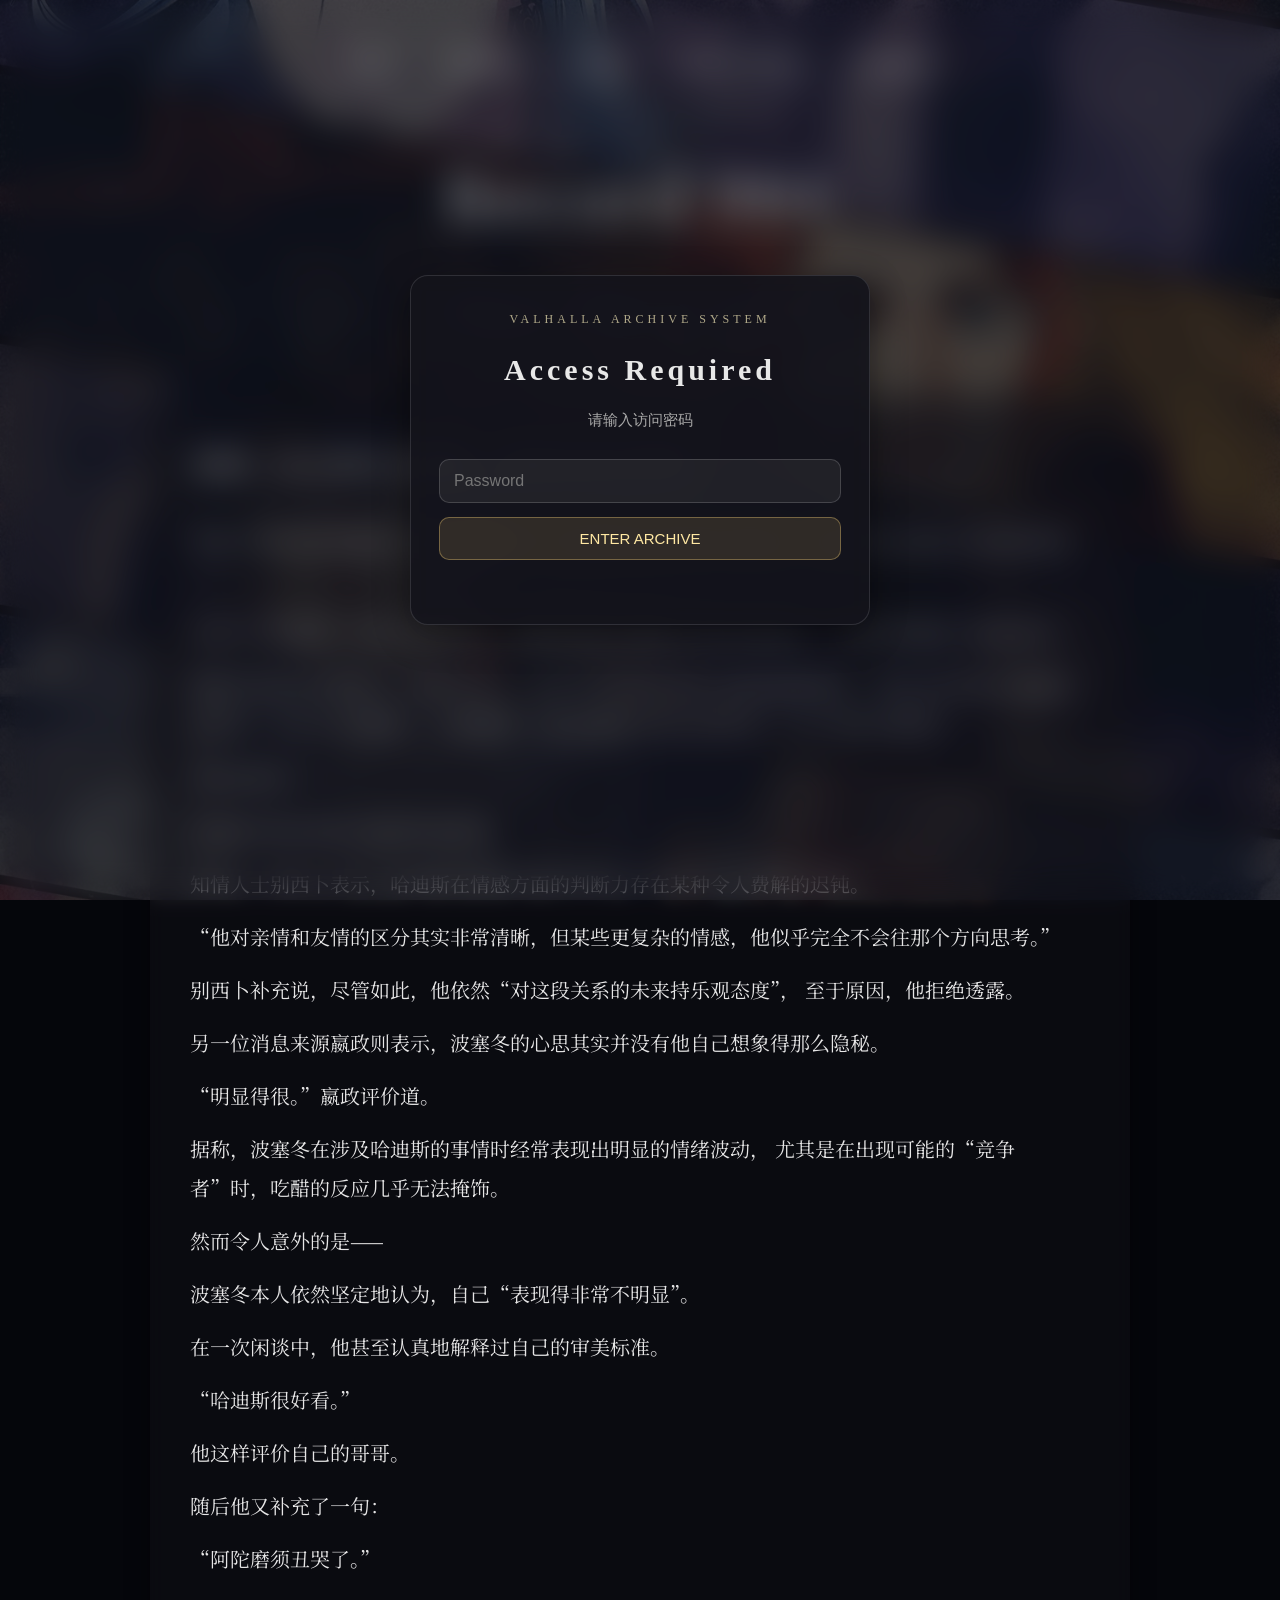
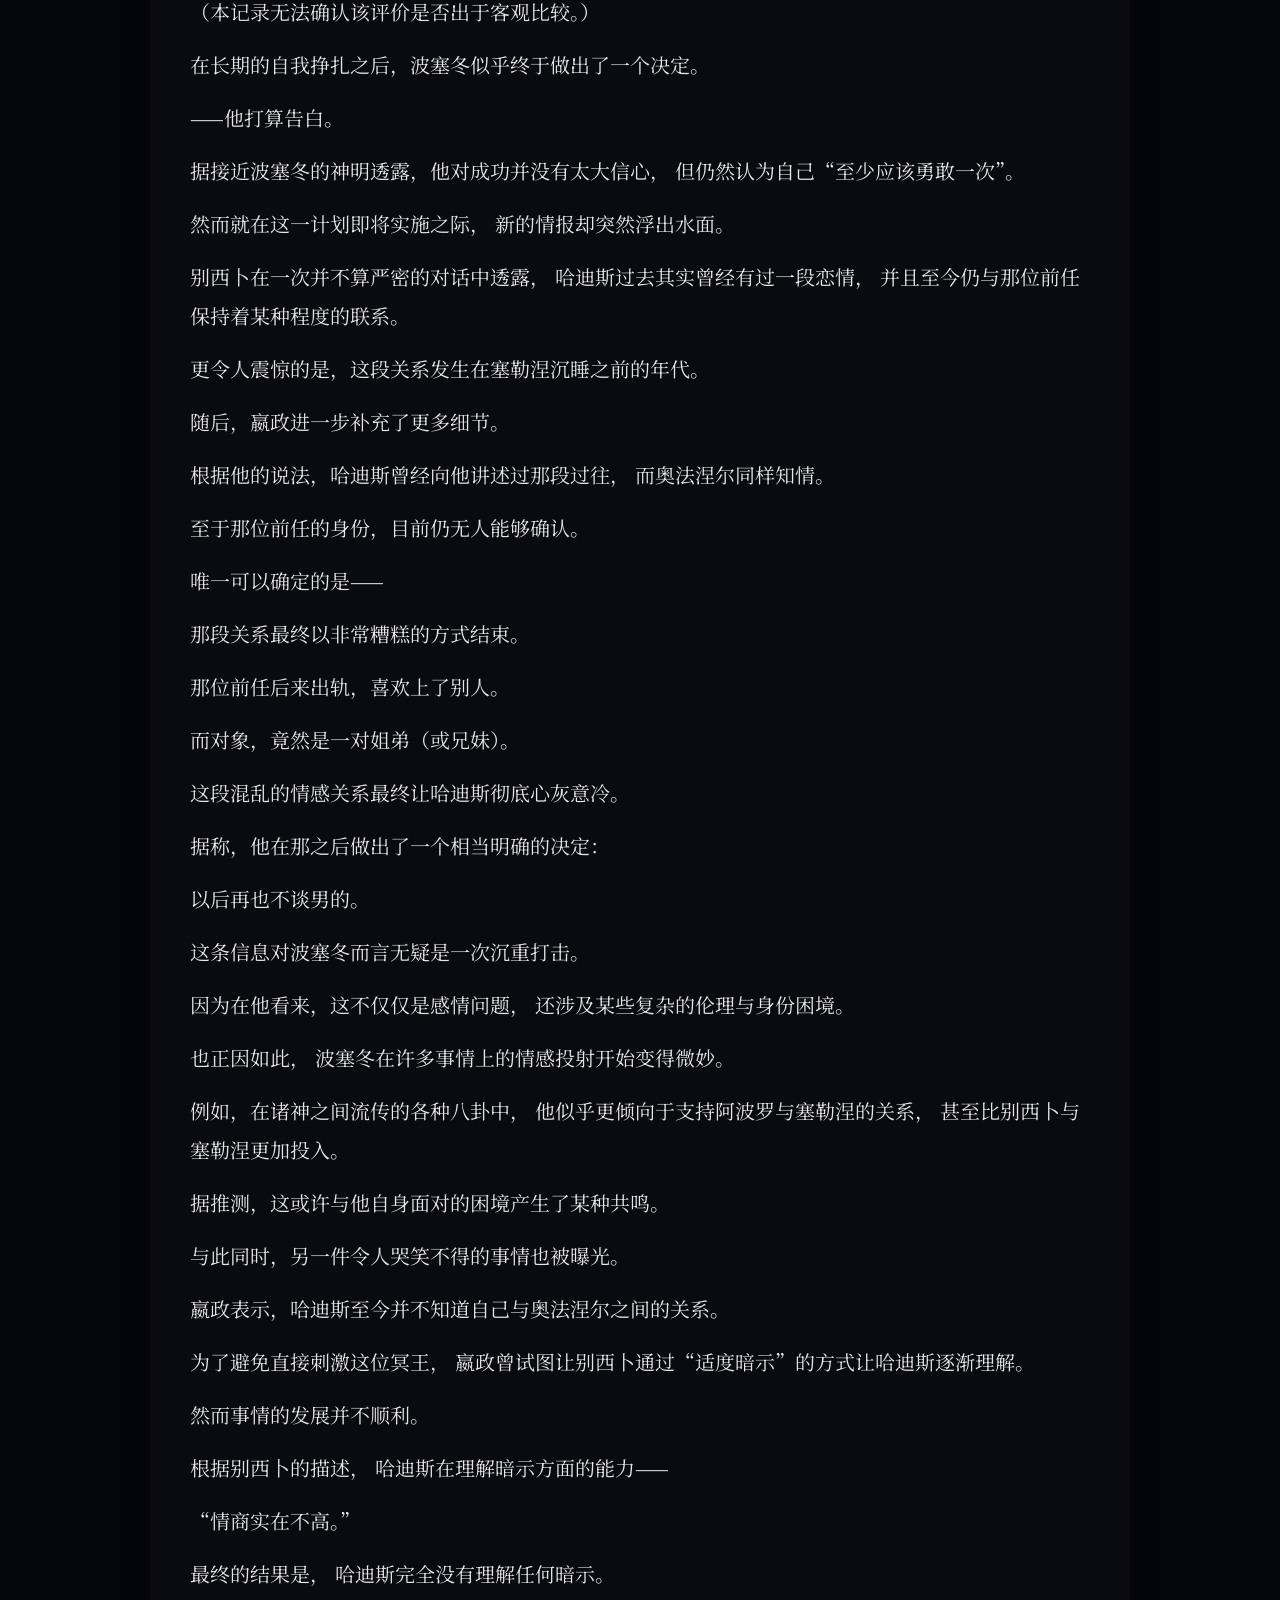
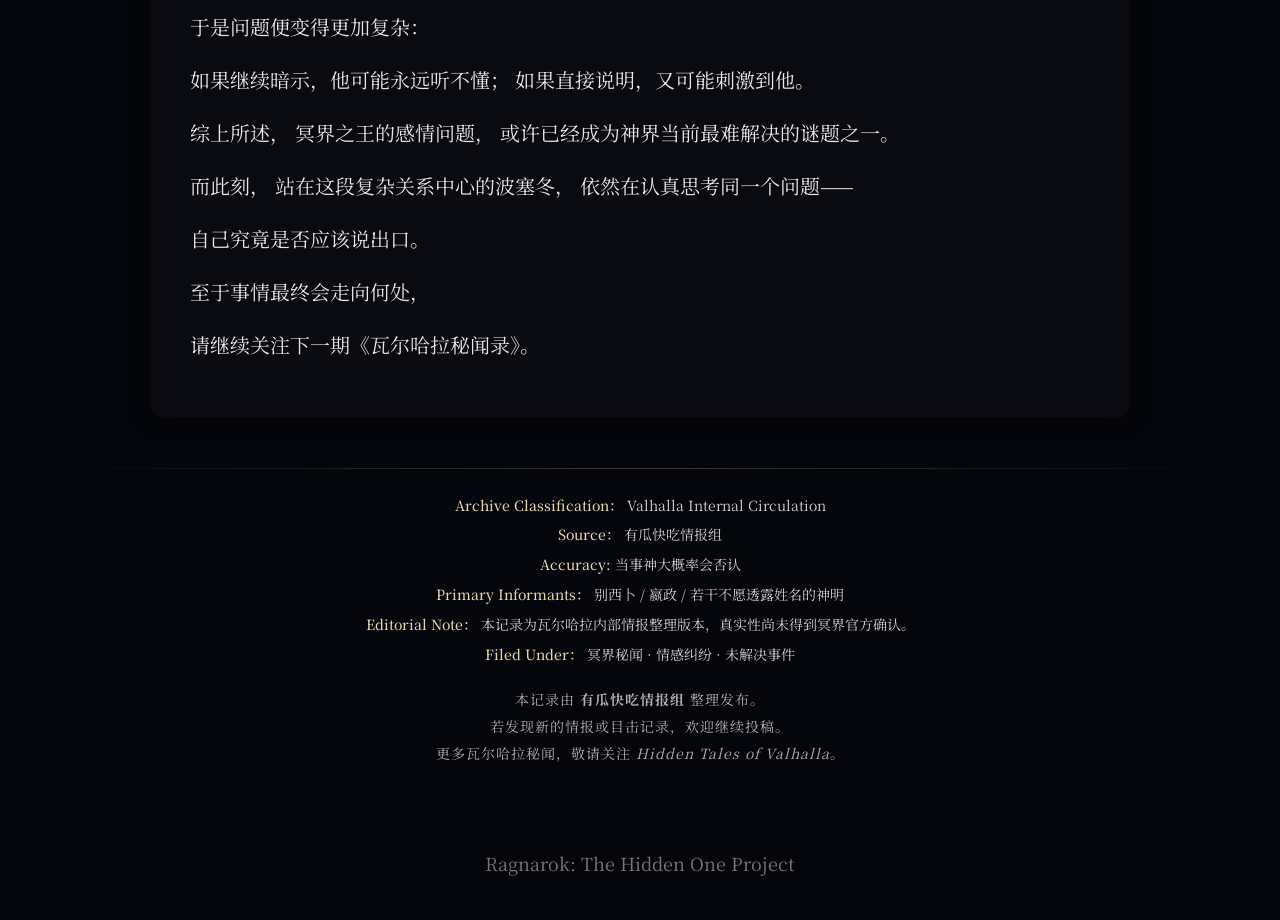
<file: hidden_tales_of_valhalla/record_01.html>
<!DOCTYPE html>
<html>

<head>
<meta charset="UTF-8">
<meta name="viewport" content="width=device-width, initial-scale=1.0">
<title>Record 001 | Hidden Tales of Valhalla</title>

<link href="https://fonts.googleapis.com/css2?family=Noto+Serif+SC&family=Bonheur+Royale&display=swap" rel="stylesheet">
<link rel="stylesheet" href="../style.css">
<script src="../auth.js"></script>
</head>

<body>

<div class="topnav">
    <a href="../index.html">首页</a>
    <a href="../ragnarok/">诸神黄昏</a>
    <a href="../characters/">人物</a>
    <a href="../hidden_tales_of_valhalla/" class="active">瓦尔哈拉秘闻录</a>
    <a href="../timeline_records/">命运轨迹</a>
</div>

<h1>Record 001</h1>

<p class="subtitle">
Hidden Tales of Valhalla
</p>

<div class="section">

    <h2>震撼！冥王情史大揭露，波塞冬何去何从</h2>

<p>
本期《瓦尔哈拉秘闻录》将为各位揭露一段长期以来在神界内部流传、却始终无人敢公开讨论的传闻——
</p>

<p>
冥界之王哈迪斯，或许从未意识到，他那位看似冷漠寡言的弟弟波塞冬，
其实已经暗恋了他许多年。
</p>

<p>
根据可靠消息来源表示，波塞冬本人一直以为自己的心思早已被哈迪斯看穿。
他从未对任何人提起过这件事，也从未主动确认。
在他看来，这段沉默的关系已经等同于一种“默认的拒绝”。
</p>

<p>
然而问题在于——
</p>

<p>
哈迪斯可能压根没有意识到这件事。
</p>

<p>
知情人士别西卜表示，哈迪斯在情感方面的判断力存在某种令人费解的迟钝。
</p>

<p>
“他对亲情和友情的区分其实非常清晰，但某些更复杂的情感，他似乎完全不会往那个方向思考。”
</p>

<p>
别西卜补充说，尽管如此，他依然“对这段关系的未来持乐观态度”，
至于原因，他拒绝透露。
</p>

<p>
另一位消息来源嬴政则表示，波塞冬的心思其实并没有他自己想象得那么隐秘。
</p>

<p>
“明显得很。”嬴政评价道。
</p>

<p>
据称，波塞冬在涉及哈迪斯的事情时经常表现出明显的情绪波动，
尤其是在出现可能的“竞争者”时，吃醋的反应几乎无法掩饰。
</p>

<p>
然而令人意外的是——
</p>

<p>
波塞冬本人依然坚定地认为，自己“表现得非常不明显”。
</p>

<p>
在一次闲谈中，他甚至认真地解释过自己的审美标准。
</p>

<p>
“哈迪斯很好看。”
</p>

<p>
他这样评价自己的哥哥。
</p>

<p>
随后他又补充了一句：
</p>

<p>
“阿陀磨须丑哭了。”
</p>

<p>
（本记录无法确认该评价是否出于客观比较。）
</p>

<p>
在长期的自我挣扎之后，波塞冬似乎终于做出了一个决定。
</p>

<p>
——他打算告白。
</p>

<p>
据接近波塞冬的神明透露，他对成功并没有太大信心，
但仍然认为自己“至少应该勇敢一次”。
</p>

<p>
然而就在这一计划即将实施之际，
新的情报却突然浮出水面。
</p>

<p>
别西卜在一次并不算严密的对话中透露，
哈迪斯过去其实曾经有过一段恋情，
并且至今仍与那位前任保持着某种程度的联系。
</p>

<p>
更令人震惊的是，这段关系发生在塞勒涅沉睡之前的年代。
</p>

<p>
随后，嬴政进一步补充了更多细节。
</p>

<p>
根据他的说法，哈迪斯曾经向他讲述过那段过往，
而奥法涅尔同样知情。
</p>

<p>
至于那位前任的身份，目前仍无人能够确认。
</p>

<p>
唯一可以确定的是——
</p>

<p>
那段关系最终以非常糟糕的方式结束。
</p>

<p>
那位前任后来出轨，喜欢上了别人。
</p>

<p>
而对象，竟然是一对姐弟（或兄妹）。
</p>

<p>
这段混乱的情感关系最终让哈迪斯彻底心灰意冷。
</p>

<p>
据称，他在那之后做出了一个相当明确的决定：
</p>

<p>
以后再也不谈男的。
</p>

<p>
这条信息对波塞冬而言无疑是一次沉重打击。
</p>

<p>
因为在他看来，这不仅仅是感情问题，
还涉及某些复杂的伦理与身份困境。
</p>

<p>
也正因如此，
波塞冬在许多事情上的情感投射开始变得微妙。
</p>

<p>
例如，在诸神之间流传的各种八卦中，
他似乎更倾向于支持阿波罗与塞勒涅的关系，
甚至比别西卜与塞勒涅更加投入。
</p>

<p>
据推测，这或许与他自身面对的困境产生了某种共鸣。
</p>

<p>
与此同时，另一件令人哭笑不得的事情也被曝光。
</p>

<p>
嬴政表示，哈迪斯至今并不知道自己与奥法涅尔之间的关系。
</p>

<p>
为了避免直接刺激这位冥王，
嬴政曾试图让别西卜通过“适度暗示”的方式让哈迪斯逐渐理解。
</p>

<p>
然而事情的发展并不顺利。
</p>

<p>
根据别西卜的描述，
哈迪斯在理解暗示方面的能力——
</p>

<p>
“情商实在不高。”
</p>

<p>
最终的结果是，
哈迪斯完全没有理解任何暗示。
</p>

<p>
于是问题便变得更加复杂：
</p>

<p>
如果继续暗示，他可能永远听不懂；
如果直接说明，又可能刺激到他。
</p>

<p>
综上所述，
冥界之王的感情问题，
或许已经成为神界当前最难解决的谜题之一。
</p>

<p>
而此刻，
站在这段复杂关系中心的波塞冬，
依然在认真思考同一个问题——
</p>

<p>
自己究竟是否应该说出口。
</p>

<p>
至于事情最终会走向何处，
</p>

<p>
请继续关注下一期《瓦尔哈拉秘闻录》。
</p>

</div>

<hr class="archive-divider">

<div class="archive-footer">

<div class="archive-meta-block">
<b>Archive Classification：</b> Valhalla Internal Circulation
</div>

<div class="archive-meta-block">
<b>Source：</b> 有瓜快吃情报组
</div>

<div class="archive-meta-block">
<b>Accuracy: </b> 当事神大概率会否认
</div>
    
<div class="archive-meta-block">
<b>Primary Informants：</b> 别西卜 / 嬴政 / 若干不愿透露姓名的神明
</div>

<div class="archive-meta-block">
<b>Editorial Note：</b> 本记录为瓦尔哈拉内部情报整理版本，真实性尚未得到冥界官方确认。
</div>

<div class="archive-meta-block">
<b>Filed Under：</b> 冥界秘闻 · 情感纠纷 · 未解决事件
</div>

</div>

<p class="archive-next">
本记录由 <b>有瓜快吃情报组</b> 整理发布。<br>
若发现新的情报或目击记录，欢迎继续投稿。<br>
更多瓦尔哈拉秘闻，敬请关注 <i>Hidden Tales of Valhalla</i>。
</p>
    
<div class="footer">
Ragnarok: The Hidden One Project
</div>

</body>
</html>
</file>
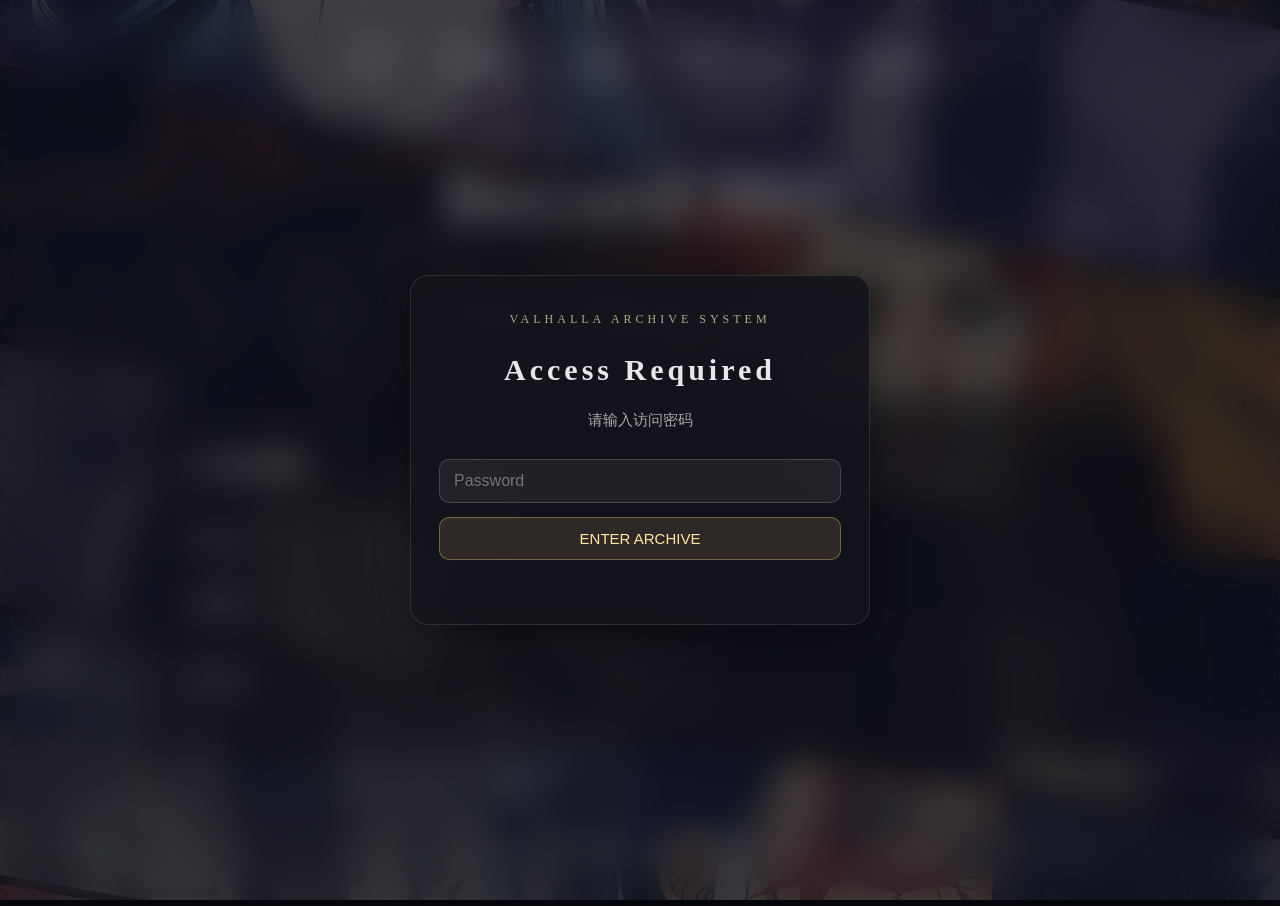
<file: hidden_tales_of_valhalla/record_02.html>
<!DOCTYPE html>
<html>

<head>
<meta charset="UTF-8">
<meta name="viewport" content="width=device-width, initial-scale=1.0">
<title>Record 002 | Hidden Tales of Valhalla</title>

<link href="https://fonts.googleapis.com/css2?family=Noto+Serif+SC&family=Bonheur+Royale&display=swap" rel="stylesheet">
<link rel="stylesheet" href="../style.css">
<script src="../auth.js"></script>
</head>

<body>

<div class="topnav">
    <a href="../index.html">首页</a>
    <a href="../ragnarok/">诸神黄昏</a>
    <a href="../characters/">人物</a>
    <a href="../hidden_tales_of_valhalla/" class="active">瓦尔哈拉秘闻录</a>
    <a href="../timeline_records/">命运轨迹</a>
</div>

<h1>Record 002</h1>

<p class="subtitle">
Hidden Tales of Valhalla
</p>

<div class="section">

    <h2>记录标题</h2>

    <p>
    待补充。
    </p>

    <h2>正文</h2>

    <p>
    待补充。
    </p>

</div>

<div class="footer">
Ragnarok: The Hidden One Project
</div>

</body>
</html>
</file>
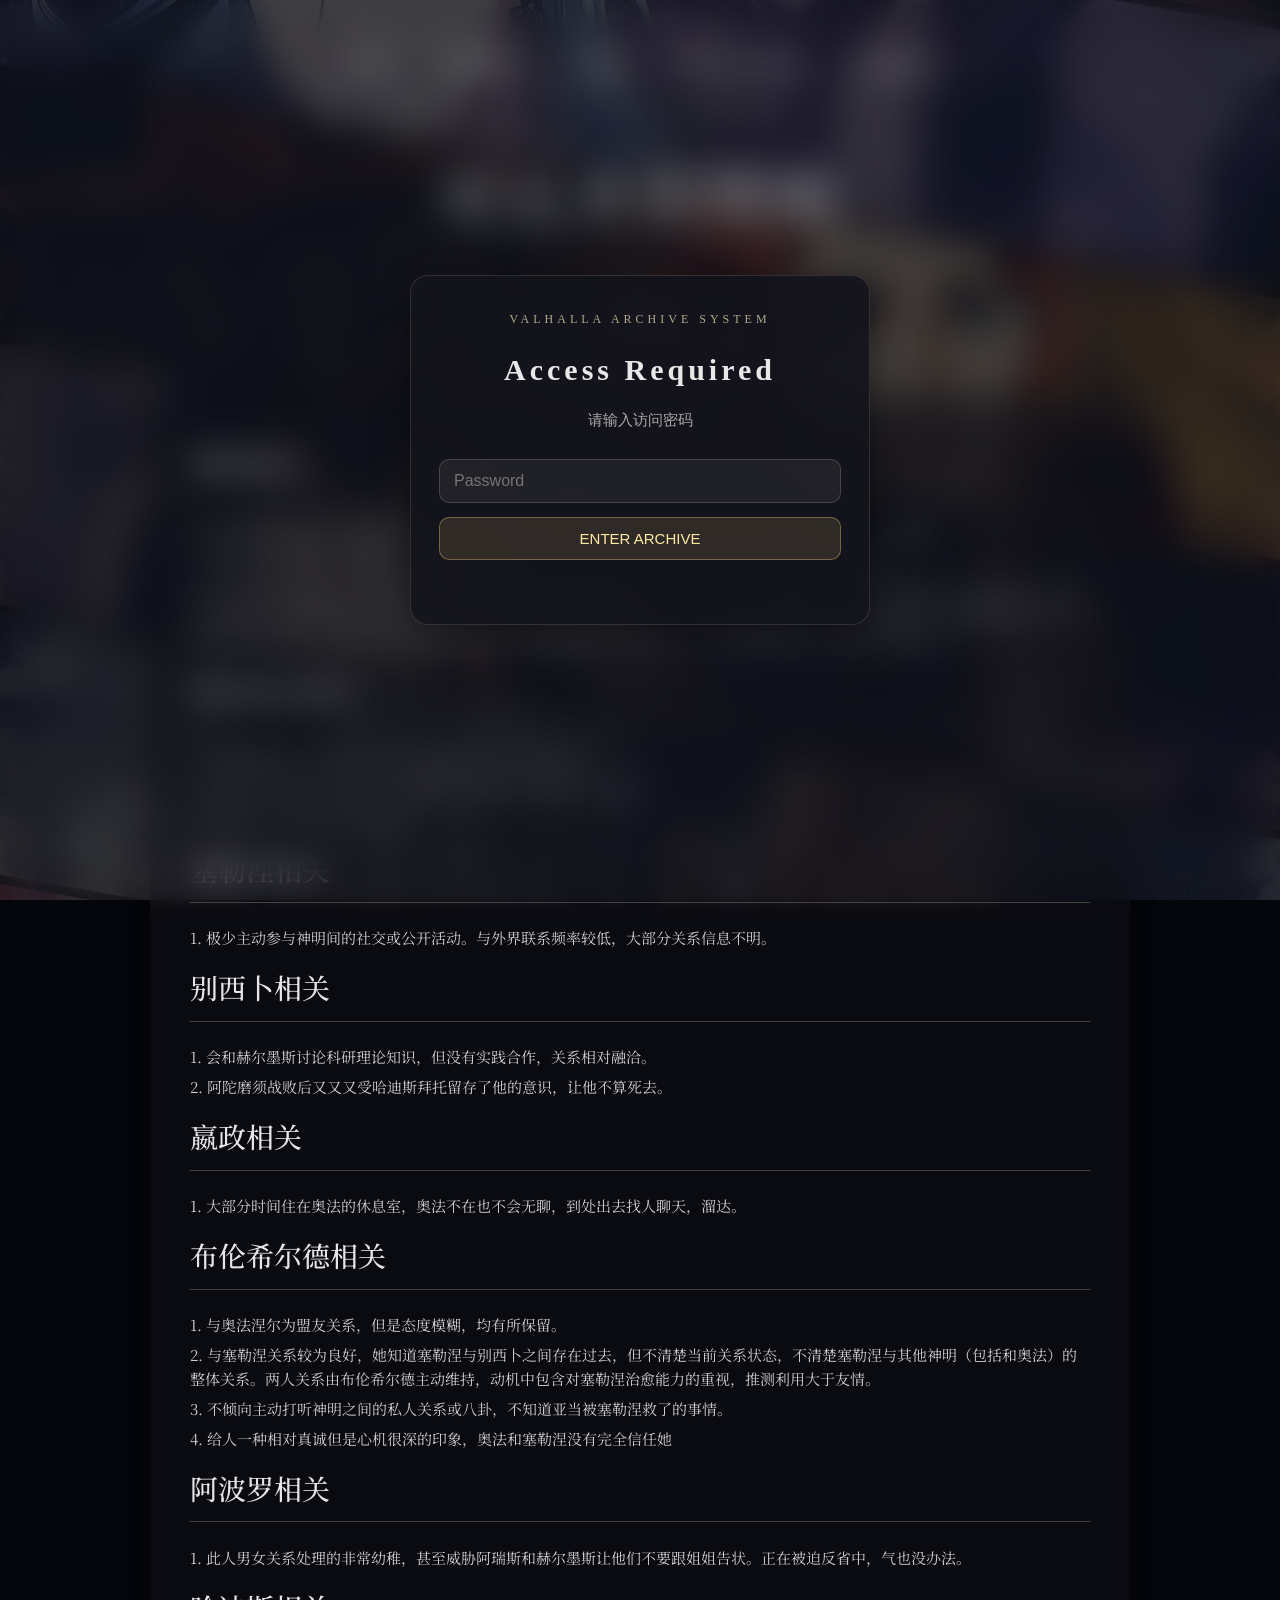
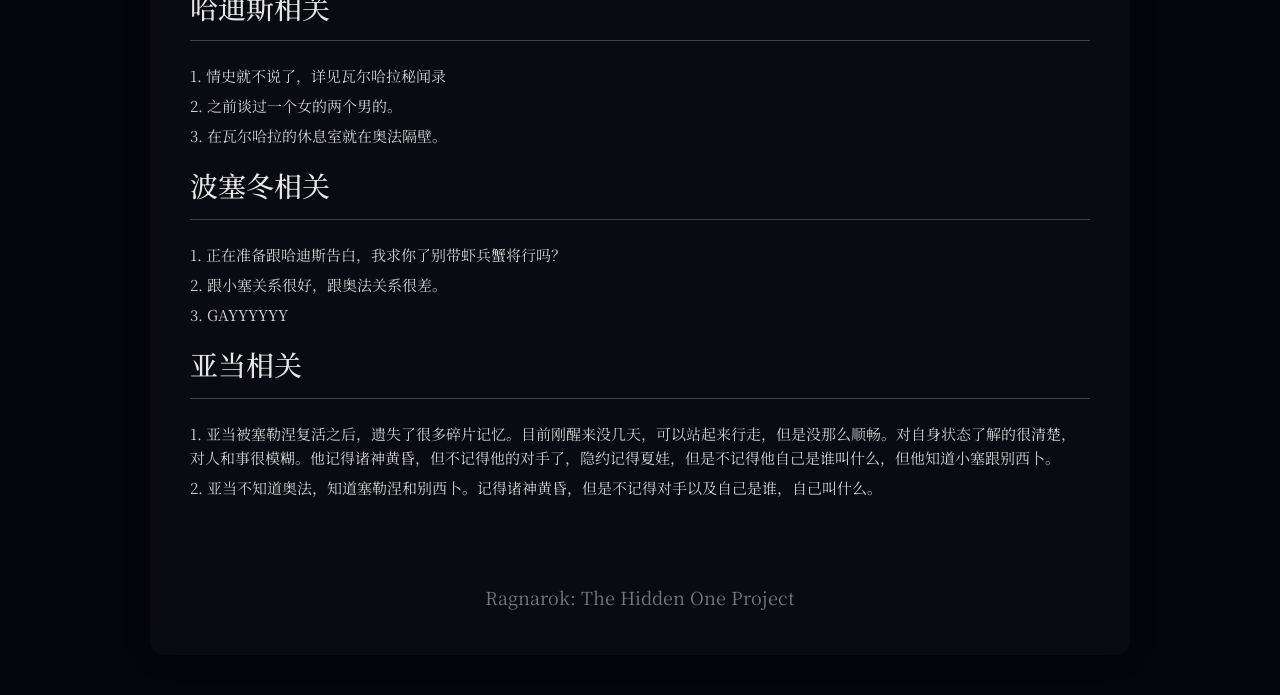
<file: ragnarok/notes.html>
<!DOCTYPE html>
<html>

<head>
<meta charset="UTF-8">
<meta name="viewport" content="width=device-width, initial-scale=1.0">
<title>可公开情报 | Ragnarok</title>

<link href="https://fonts.googleapis.com/css2?family=Noto+Serif+SC&family=Bonheur+Royale&display=swap" rel="stylesheet">
<link rel="stylesheet" href="../style.css">
<script src="../auth.js"></script>
</head>

<body>

<div class="topnav">
    <a href="../index.html">首页</a>
    <a href="../ragnarok/" class="active">诸神黄昏</a>
    <a href="../characters/">人物</a>
    <a href="../hidden_tales_of_valhalla/">瓦尔哈拉秘闻录</a>
    <a href="../timeline_records/">命运轨迹</a>
</div>

<h1>可公开的情报</h1>

<p class="subtitle">
Notes
</p>

<div class="section">


<!-- ===== 赛程 ===== -->

<h2>赛程相关</h2>

<div class="info-list">

<p>1. 诸神黄昏每局比赛之间相隔几个月，届时大部分神明不会留在竞技场，但是人类会在周边活动。————哈迪斯 </p>
<p>1. 第三场战斗经布伦希尔德确认，为奥法涅尔对战雷电。雷电并非由布伦希尔德选择，而是自行请缨参战。</p>
<p>2. 第三场战斗原为波塞冬对战佐佐木，奥法涅尔劝说波塞冬弃赛未果，于是动用武力，或在此过程中丧失全知视角。对战过程中，波塞冬反抗激烈，导致一条腿，胸部，腹部，脖子均有受伤（还被奥法给掐了）。
  由于在竞技场附近，围观人群很多。经由塞勒涅治疗后，波塞冬的伤很快恢复，但是心里仍对奥法存有阴影。得知奥法是为了救自己之后，仍然和奥法处于互相不对付的关系。</p>

</div>

<!-- ===== 奥法 ===== -->

<h2>奥法涅尔相关</h2>

<div class="info-list">

<p>1. 人缘整体较差，多数个体不主动与其建立交集（持续状态）。</p>

<p>2. 与释迦、别西卜关系一般，与哈迪斯关系较好，与波塞冬关系较差</p>

<p>3. 非常忙碌，整天神龙不见首尾。</p>


</div>

<!-- ===== 塞勒涅 ===== -->

<h2>塞勒涅相关</h2>

<div class="info-list">

<p>1. 极少主动参与神明间的社交或公开活动。与外界联系频率较低，大部分关系信息不明。</p>


<!-- ===== 别西卜 ===== -->

<h2>别西卜相关</h2>

<div class="info-list">

<p>1. 会和赫尔墨斯讨论科研理论知识，但没有实践合作，关系相对融洽。</p>
<p>2. 阿陀磨须战败后又又又受哈迪斯拜托留存了他的意识，让他不算死去。</p>


</div>

<!-- ===== 嬴政 ===== -->

<h2>嬴政相关</h2>

<div class="info-list">

<p>1. 大部分时间住在奥法的休息室，奥法不在也不会无聊，到处出去找人聊天，溜达。</p>
  

<!-- ===== 布伦希尔德 ===== -->

<h2>布伦希尔德相关</h2>

<div class="info-list">

<p>1. 与奥法涅尔为盟友关系，但是态度模糊，均有所保留。</p>

<p>2. 与塞勒涅关系较为良好，她知道塞勒涅与别西卜之间存在过去，但不清楚当前关系状态，不清楚塞勒涅与其他神明（包括和奥法）的整体关系。两人关系由布伦希尔德主动维持，动机中包含对塞勒涅治愈能力的重视，推测利用大于友情。</p>

<p>3. 不倾向主动打听神明之间的私人关系或八卦，不知道亚当被塞勒涅救了的事情。</p>

<p>4. 给人一种相对真诚但是心机很深的印象，奥法和塞勒涅没有完全信任她</p>

</div>


<!-- ===== 阿波罗 ===== -->

<h2>阿波罗相关</h2>

<div class="info-list">

<p>1. 此人男女关系处理的非常幼稚，甚至威胁阿瑞斯和赫尔墨斯让他们不要跟姐姐告状。正在被迫反省中，气也没办法。</p>

</div>

</div>


<!-- ===== 哈迪斯 ===== -->

<h2>哈迪斯相关</h2>

<div class="info-list">

<p>1. 情史就不说了，详见瓦尔哈拉秘闻录</p>
<p>2. 之前谈过一个女的两个男的。</p>
<p>3. 在瓦尔哈拉的休息室就在奥法隔壁。</p>
<!-- ===== 波塞冬 ===== -->

<h2>波塞冬相关</h2>

<div class="info-list">

<p>1. 正在准备跟哈迪斯告白，我求你了别带虾兵蟹将行吗？</p>
<p>2. 跟小塞关系很好，跟奥法关系很差。</p>
<p>3. GAYYYYYY</p>
  
</div>
<!-- ===== 亚当 ===== -->

<h2>亚当相关</h2>

<div class="info-list">

<p>1. 亚当被塞勒涅复活之后，遗失了很多碎片记忆。目前刚醒来没几天，可以站起来行走，但是没那么顺畅。对自身状态了解的很清楚，对人和事很模糊。他记得诸神黄昏，但不记得他的对手了，隐约记得夏娃，但是不记得他自己是谁叫什么，但他知道小塞跟别西卜。</p>
<p>2. 亚当不知道奥法，知道塞勒涅和别西卜。记得诸神黄昏，但是不记得对手以及自己是谁，自己叫什么。</p>

</div>



</div>

<div class="footer">
Ragnarok: The Hidden One Project
</div>

</body>
</html>
</file>
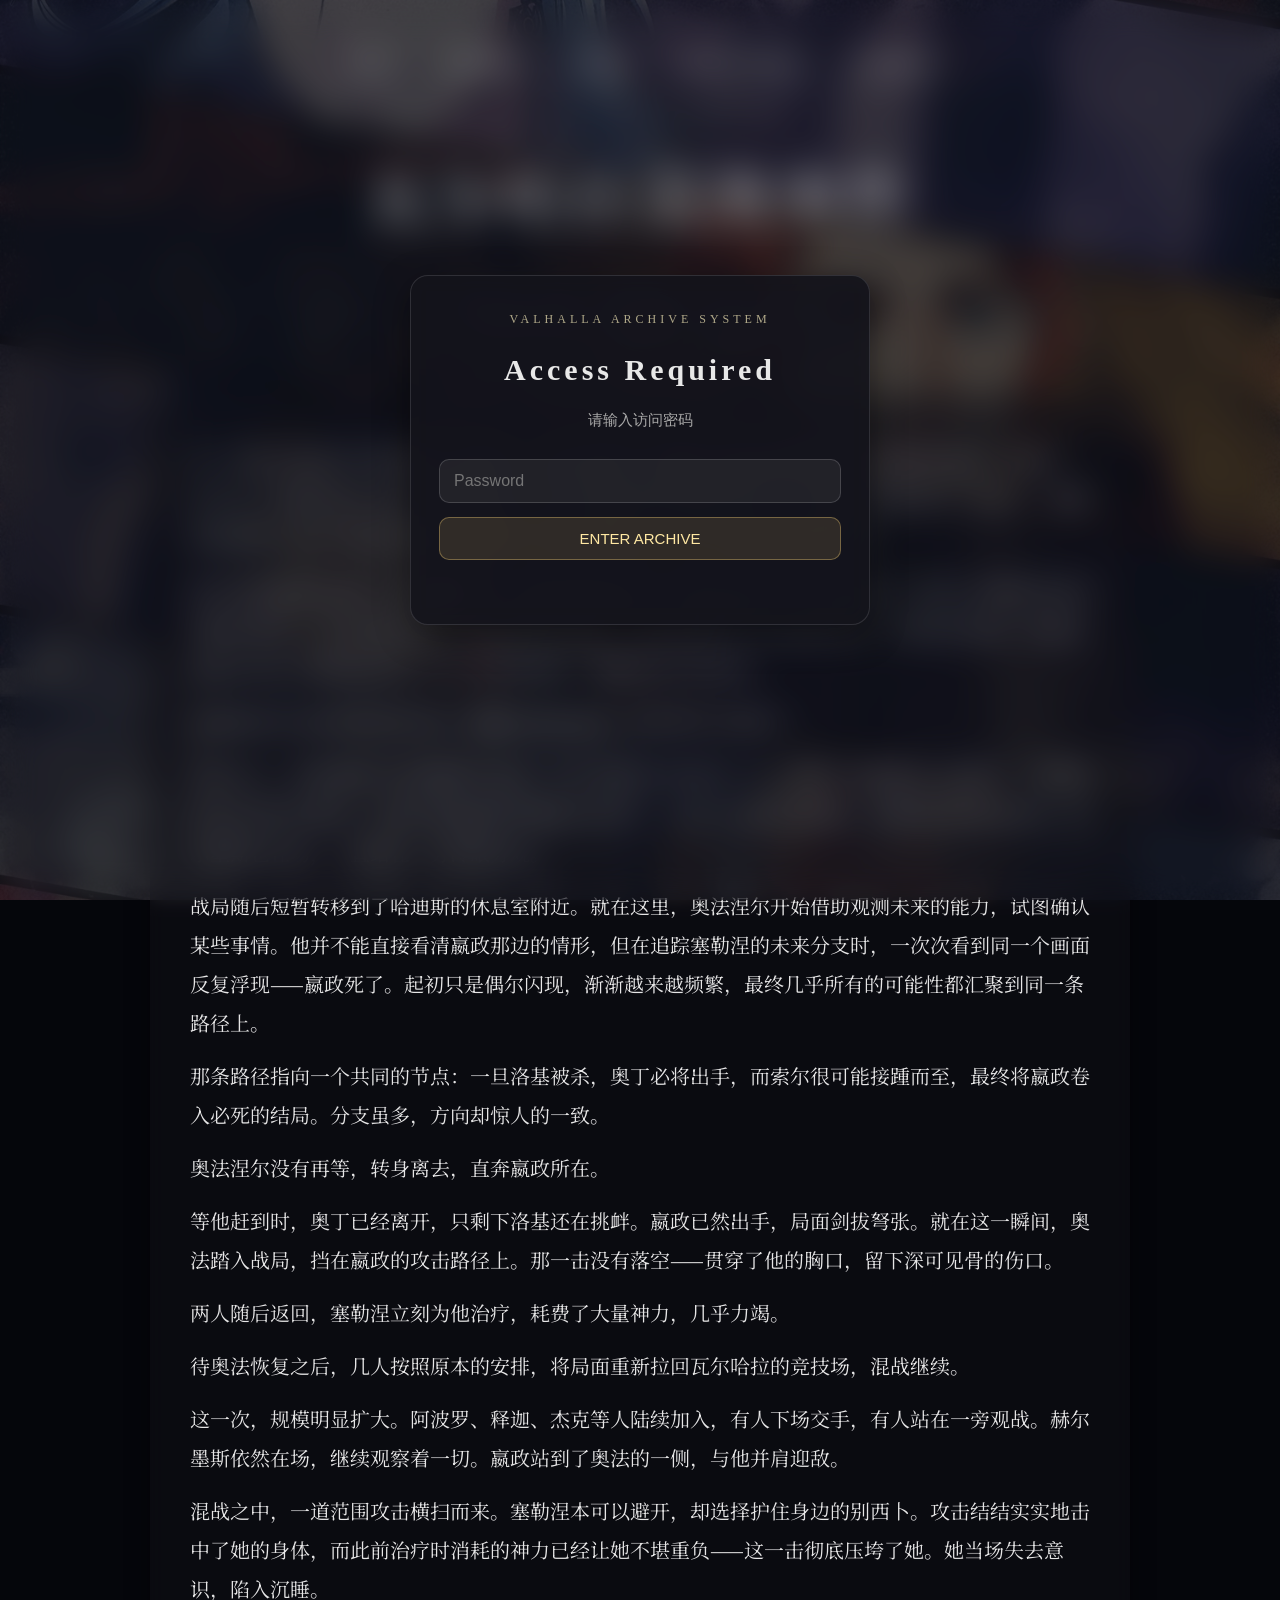
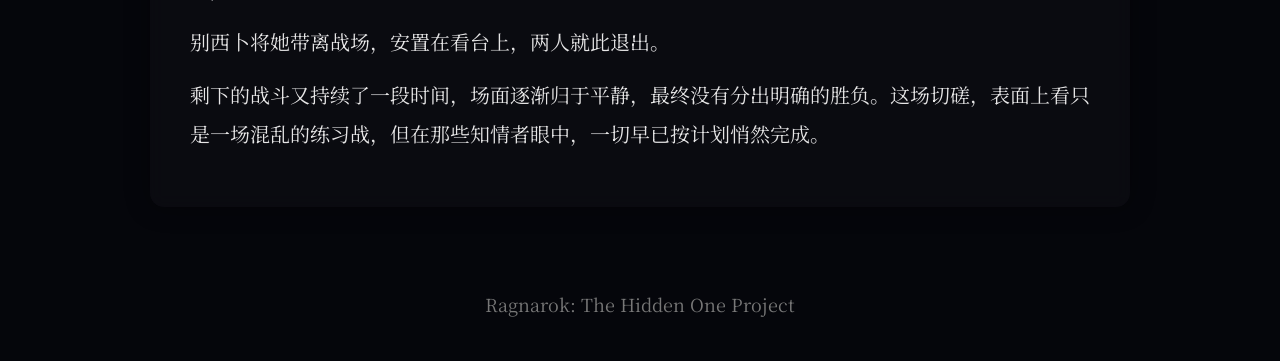
<file: timeline_records/ragnarok/event09_奥法打架做局奥丁.html>
<!DOCTYPE html>
<html>
<head>
<meta charset="UTF-8">
<meta name="viewport" content="width=device-width, initial-scale=1.0">
<title>瓦尔哈拉混战事件 | Ragnarok: The Hidden One</title>
<link href="https://fonts.googleapis.com/css2?family=Noto+Serif+SC&family=Bonheur+Royale&display=swap" rel="stylesheet">
<link rel="stylesheet" href="../../style.css">
<script src="../../auth.js"></script>
</head>
<body>

<div class="topnav">
<a href="../../index.html">首页</a>
<a href="../../ragnarok/">诸神黄昏</a>
<a href="../../characters/">人物</a>
<a href="../../hidden_tales_of_valhalla/">瓦尔哈拉秘闻录</a>
<a href="../../timeline_records/" class="active">命运轨迹</a>
</div>

<h1>瓦尔哈拉混战事件</h1>
<p class="subtitle">
Valhalla Fight Incident
</p>

<div class="section">

<p>
这一切始于奥法涅尔提出的一个提议——来打我啊！如果想了解我的能力，不如就现身说法。表面上，这只是一场临时的练习战，但实际上，从一开始就有着周密的安排。在场的有奥法涅尔、别西卜、塞勒涅和嬴政，四人对此心知肚明，只待外人眼中看起来，这不过是场普通的较量。
</p>

<p>
战斗很快演变为混战，但仔细看去，场面却透着异样。围攻奥法的几人攻势凌厉，却总在关键时刻出现细微的偏差——攻击看似命中，却仿佛石沉大海；对手的动作时不时迟滞半拍，节奏忽快忽慢，像是被某种无形的力量悄然牵引。外人只觉得混乱，却说不出个所以然。
</p>

<p>
在混战尚未引起外界注意之前，嬴政已悄然退场，独自离开去找奥丁。
</p>

<p>
没过多久，宙斯被战斗的动静吸引而来。这正是他们计划中的一环。别西卜和塞勒涅当场配合，故意制造出更混乱的假象，还装作想把塞勒涅藏起来的样子，成功让宙斯注意到她，逼着他开始审视局势。赫尔墨斯也在场，一直站在一旁冷眼旁观。
</p>

<p>
战局随后短暂转移到了哈迪斯的休息室附近。就在这里，奥法涅尔开始借助观测未来的能力，试图确认某些事情。他并不能直接看清嬴政那边的情形，但在追踪塞勒涅的未来分支时，一次次看到同一个画面反复浮现——嬴政死了。起初只是偶尔闪现，渐渐越来越频繁，最终几乎所有的可能性都汇聚到同一条路径上。
</p>

<p>
那条路径指向一个共同的节点：一旦洛基被杀，奥丁必将出手，而索尔很可能接踵而至，最终将嬴政卷入必死的结局。分支虽多，方向却惊人的一致。
</p>

<p>
奥法涅尔没有再等，转身离去，直奔嬴政所在。
</p>

<p>
等他赶到时，奥丁已经离开，只剩下洛基还在挑衅。嬴政已然出手，局面剑拔弩张。就在这一瞬间，奥法踏入战局，挡在嬴政的攻击路径上。那一击没有落空——贯穿了他的胸口，留下深可见骨的伤口。
</p>

<p>
两人随后返回，塞勒涅立刻为他治疗，耗费了大量神力，几乎力竭。
</p>

<p>
待奥法恢复之后，几人按照原本的安排，将局面重新拉回瓦尔哈拉的竞技场，混战继续。
</p>

<p>
这一次，规模明显扩大。阿波罗、释迦、杰克等人陆续加入，有人下场交手，有人站在一旁观战。赫尔墨斯依然在场，继续观察着一切。嬴政站到了奥法的一侧，与他并肩迎敌。
</p>

<p>
混战之中，一道范围攻击横扫而来。塞勒涅本可以避开，却选择护住身边的别西卜。攻击结结实实地击中了她的身体，而此前治疗时消耗的神力已经让她不堪重负——这一击彻底压垮了她。她当场失去意识，陷入沉睡。
</p>

<p>
别西卜将她带离战场，安置在看台上，两人就此退出。
</p>

<p>
剩下的战斗又持续了一段时间，场面逐渐归于平静，最终没有分出明确的胜负。这场切磋，表面上看只是一场混乱的练习战，但在那些知情者眼中，一切早已按计划悄然完成。
</p>

</div>

<div class="footer">
Ragnarok: The Hidden One Project
</div>

</body>
</html>
</file>
<file: style.css>
/* ===== 基础页面 ===== */

html,body{
margin:0;
padding:0;
}

body{
color:#e6e6e6;
font-family:"Noto Serif SC",serif;
line-height:1.9;

position:relative;

padding:40px;
box-sizing:border-box;

background:#05060b;
}

/* ===== 背景图层 ===== */

body::before{
content:"";
position:fixed;
inset:0;
z-index:-1;

background:
linear-gradient(rgba(10,10,15,0.65),rgba(10,10,15,0.65)),
url("images/main-background.webp");

background-size:cover;
background-position:center;
background-repeat:no-repeat;
}


/* ===== 主导航 ===== */

.topnav{
max-width:900px;
margin:0 auto 20px auto;
text-align:center;
}

.topnav a{
display:inline-block;
margin:0 10px;
padding:10px 22px;

color:#e6e6e6;
text-decoration:none;

background:rgba(255,255,255,0.08);
border-radius:999px;

backdrop-filter:blur(6px);
-webkit-backdrop-filter:blur(6px);

transition:0.2s ease;
}

.topnav a:hover{
background:rgba(255,255,255,0.16);
}


/* ===== 人物子导航 ===== */

.subnav{
max-width:900px;
margin:0 auto 28px auto;
text-align:center;
}

.subnav a{
display:inline-block;
margin:6px 6px;
padding:6px 16px;

color:rgba(230,230,230,0.82);
text-decoration:none;

background:rgba(255,255,255,0.04);
border-radius:999px;
border:1px solid rgba(255,255,255,0.12);

transition:0.2s ease;

font-size:15px;
letter-spacing:1px;
}

.subnav a:hover{
background:rgba(255,255,255,0.10);
border-color:rgba(255,255,255,0.22);
color:#ffffff;
}

.subnav a.active{
background:rgba(255,215,120,0.14);
border:1px solid rgba(255,215,120,0.55);
color:#ffe8a3;
box-shadow:0 0 12px rgba(255,215,120,0.12);
}


/* ===== 标题 ===== */

h1{
font-size:64px;
text-align:center;
margin-bottom:6px;
letter-spacing:4px;
font-weight:600;
}


/* ===== 副标题 ===== */

.subtitle{
text-align:center;
color:#aaa;
margin-bottom:34px;

font-family:"Bonheur Royale",cursive;
font-size:50px;
letter-spacing:2px;

position:relative;
}

.subtitle:before,
.subtitle:after{
content:"";
display:inline-block;
width:120px;
height:1px;
background:#666;
margin:0 15px;
vertical-align:middle;
}


/* ===== 内容区域 ===== */

.section{
max-width:900px;
margin:auto;

background:rgba(15,15,20,0.65);

padding:28px 40px 40px 40px;

border-radius:14px;

backdrop-filter:blur(8px);
-webkit-backdrop-filter:blur(8px);

box-shadow:0 0 25px rgba(0,0,0,0.4);

font-size:20px;
line-height:1.95;
}


/* ===== 二级标题 ===== */

h2{
border-bottom:1px solid #444;
padding-bottom:6px;
margin-top:10px;

font-size:28px;
font-weight:500;
}

p{
margin:14px 0;
}


/* ===== 页脚 ===== */

.footer{
margin-top:80px;
text-align:center;
color:#777;
font-size:18px;
}


/* ===== 角色卡布局 ===== */

.character-header{
max-width:900px;
margin:0 auto 40px auto;

display:grid;
grid-template-columns:320px 1fr;
gap:32px;

align-items:stretch;
}


/* ===== 立绘卡片 ===== */

.character-art{
background:rgba(18,18,24,0.6);
border-radius:18px;

overflow:hidden;
position:relative;

border:1px solid rgba(255,255,255,0.10);

aspect-ratio:3/4;
min-height:0;
}

.character-art img{
width:100%;
height:100%;

display:block;

object-fit:cover;
object-position:center 30%;
}


/* ===== 资料卡 ===== */

.character-info{
background:rgba(18,18,24,0.75);

border-radius:16px;
padding:22px 28px;

border:1px solid rgba(255,255,255,0.08);

font-size:20px;
line-height:1.95;

min-width:0;
}

.character-info h2{
margin-top:0;
margin-bottom:12px;
}


/* ===== 资料行 ===== */

.info-row{
margin:10px 0;
color:#ddd;
}

.info-row b{
color:#f1e2b8;
}


/* ===== 手机端适配 ===== */

@media (max-width:820px){

body{
padding:20px;
}

body::before{
background-position:center 20%;
}

.section{
padding:24px 26px 30px 26px;
font-size:15px;
}

h2{
font-size:24px;
}

.character-header{
grid-template-columns:1fr;
gap:24px;
max-width:100%;
}

.character-art,
.character-info{
width:100%;
box-sizing:border-box;
}

.character-art img{
object-position:center 45%;
}

h1{
font-size:32px;
margin-top:40px;
line-height:1.1;
}

.subtitle{
font-size:16px;
letter-spacing:2px;
}

/* 顶部导航 */

.topnav{
flex-wrap:wrap;
justify-content:center;
}

.topnav a{
font-size:14px;
padding:6px 12px;
margin:6px 6px; 
}

/* 人物子导航 */

.subnav a{
font-size:13px;
padding:6px 8px;
}


.subtitle:before,
.subtitle:after{
width:60px;
margin:0 10px;
}
.character-subtitle{
font-size:20px;
}

}


/* ===== 奥法金光 ===== */

.ophan-card{
animation:ophanGlow 8s ease-in-out infinite;
}

@keyframes ophanGlow{

0%{
box-shadow:
0 0 30px rgba(255,210,120,0.18),
0 0 60px rgba(255,210,120,0.08),
inset 0 0 18px rgba(255,230,160,0.05);
}

50%{
box-shadow:
0 0 50px rgba(255,215,130,0.30),
0 0 110px rgba(255,215,130,0.18),
inset 0 0 28px rgba(255,240,180,0.10);
}

100%{
box-shadow:
0 0 30px rgba(255,210,120,0.18),
0 0 60px rgba(255,210,120,0.08),
inset 0 0 18px rgba(255,230,160,0.05);
}

}


/* ===== 别西卜紫光 ===== */

.beel-card{
animation:abyssGlow 8s ease-in-out infinite;
}

@keyframes abyssGlow{

0%{
box-shadow:
0 0 26px rgba(160,120,255,0.18),
0 0 60px rgba(160,120,255,0.08),
inset 0 0 18px rgba(200,180,255,0.05);
}

50%{
box-shadow:
0 0 40px rgba(170,130,255,0.38),
0 0 90px rgba(170,130,255,0.18),
inset 0 0 26px rgba(210,190,255,0.10);
}

100%{
box-shadow:
0 0 26px rgba(160,120,255,0.18),
0 0 60px rgba(160,120,255,0.08),
inset 0 0 18px rgba(200,180,255,0.05);
}

}


/* ===== 嬴政红光 ===== */

.qin-card{
animation:qinGlow 8s ease-in-out infinite;
}

@keyframes qinGlow{

0%{
box-shadow:
0 0 30px rgba(220,60,60,0.25),
0 0 60px rgba(200,40,40,0.15),
inset 0 0 18px rgba(255,100,100,0.06);
}

50%{
box-shadow:
0 0 50px rgba(255,80,80,0.35),
0 0 110px rgba(220,60,60,0.25),
inset 0 0 28px rgba(255,120,120,0.12);
}

100%{
box-shadow:
0 0 30px rgba(220,60,60,0.25),
0 0 60px rgba(200,40,40,0.15),
inset 0 0 18px rgba(255,100,100,0.06);
}

}


/* ===== 塞勒涅蓝光 ===== */

.selene-card{
animation:seleneGlow 8s ease-in-out infinite;
}

@keyframes seleneGlow{

0%{
box-shadow:
0 0 30px rgba(170,200,255,0.25),
0 0 60px rgba(140,180,255,0.15),
inset 0 0 18px rgba(220,230,255,0.05);
}

50%{
box-shadow:
0 0 50px rgba(190,220,255,0.35),
0 0 110px rgba(160,200,255,0.25),
inset 0 0 28px rgba(220,240,255,0.10);
}

100%{
box-shadow:
0 0 30px rgba(170,200,255,0.25),
0 0 60px rgba(140,180,255,0.15),
inset 0 0 18px rgba(220,230,255,0.05);
}

}

/* ===== 人物目录卡片（只给 characters/index.html 用） ===== */

.character-grid{
display:grid;
grid-template-columns:repeat(auto-fit,minmax(220px,1fr));
gap:32px;
margin-top:20px;
}

.character-card{
display:block;
text-decoration:none;
color:#e6e6e6;

background:rgba(18,18,24,0.75);
border-radius:18px;
overflow:hidden;

border:1px solid rgba(255,255,255,0.08);

transition:0.35s cubic-bezier(.2,.6,.2,1);
position:relative;
}

.character-card:hover{
transform:translateY(-8px) scale(1.02);
box-shadow:0 15px 40px rgba(0,0,0,0.55);
}

/* 只影响目录页缩略图，不影响单人页 */
.character-grid .character-card img{
width:100%;
height:280px;
display:block;

object-fit:cover;
object-position:center 25%;

transition:transform 0.6s ease;
}

.character-card:hover img{
transform:scale(1.08);
}

.character-card h3{
text-align:center;
margin:16px 0 6px 0;
font-size:22px;
letter-spacing:1px;
}

.character-card p{
text-align:center;
margin-bottom:18px;
color:#aaa;
font-size:15px;
letter-spacing:1px;
}

/* ===== 阵营标签 ===== */

.tag{
display:inline-block;
margin:6px auto 22px auto;
padding:6px 14px;

border-radius:999px;

font-size:14px;
letter-spacing:1px;
text-align:center;
}

.tag.god{
background:rgba(255,215,120,0.14);
border:1px solid rgba(255,215,120,0.45);
color:#ffe8a3;
}

.tag.human{
background:rgba(255,120,120,0.14);
border:1px solid rgba(255,120,120,0.45);
color:#ffb0b0;
}

.tag-wrap{
text-align:center;
}

/* ===== Hidden Tales Archive ===== */

.archive-list{
display:flex;
flex-direction:column;
gap:16px;
margin-top:10px;
}

.archive-item{
display:grid;
grid-template-columns:140px 1fr 28px;
align-items:center;
gap:18px;

padding:20px 22px;

text-decoration:none;
color:#e6e6e6;

background:rgba(18,18,24,0.72);
border:1px solid rgba(255,255,255,0.10);
border-radius:16px;

transition:0.28s ease;
backdrop-filter:blur(6px);
-webkit-backdrop-filter:blur(6px);
}

.archive-item:hover{
background:rgba(24,24,32,0.85);
border-color:rgba(255,215,120,0.30);
box-shadow:0 8px 20px rgba(0,0,0,0.28);
transform:translateX(2px);
}

.archive-meta{
font-size:14px;
letter-spacing:2px;
text-transform:uppercase;
color:#f1e2b8;
opacity:0.9;
}

.archive-main{
min-width:0;
}

.archive-title{
font-size:22px;
line-height:1.25;
margin-bottom:4px;
}

.archive-desc{
font-size:14px;
color:#aaa;
line-height:1.5;
}

.archive-arrow{
font-size:26px;
text-align:right;
color:#aaa;
transition:0.28s ease;
}

.archive-item:hover .archive-arrow{
color:#ffe8a3;
transform:translateX(4px);
}

/* 手机端 */

@media (max-width:768px){

.archive-item{
grid-template-columns:1fr;
gap:8px;
padding:18px 18px;
}

.archive-meta{
font-size:13px;
}

.archive-title{
font-size:20px;
}

.archive-arrow{
display:none;
}

}
/* ===== Archive Article Footer ===== */

.archive-divider{
margin:50px 0 25px 0;
border:none;
height:1px;
background:linear-gradient(to right, transparent, rgba(255,255,255,0.2), transparent);
}

.archive-footer{
font-size:14px;
line-height:1.7;
color:#cfcfcf;
display:flex;
flex-direction:column;
gap:6px;
margin-bottom:18px;

max-width:700px;
margin-left:auto;
margin-right:auto;
text-align:center;
}

.archive-meta-block b{
color:#e6d6a8;
font-weight:500;
}

.archive-next{
margin-top:20px;
font-size:14px;
opacity:0.75;
letter-spacing:1px;

text-align:center;
max-width:700px;
margin-left:auto;
margin-right:auto;
}

/* ===== Ragnarok / Encyclopedia List ===== */

.lore-list{
display:flex;
flex-direction:column;
gap:14px;
margin-top:6px;
}

.lore-item{
display:block;
text-decoration:none;
color:inherit;

padding:18px 20px;

background:rgba(255,255,255,0.04);
border:1px solid rgba(255,255,255,0.10);
border-radius:14px;

transition:0.22s ease;
}

.lore-item:hover{
background:rgba(255,255,255,0.08);
border-color:rgba(255,255,255,0.18);
transform:translateY(-1px);
}

.lore-title{
font-size:22px;
line-height:1.3;
margin-bottom:6px;
}

.lore-desc{
font-size:15px;
line-height:1.65;
color:#b8b8b8;
}

@media (max-width:768px){

.lore-item{
padding:16px 16px;
}

.lore-title{
font-size:20px;
}

.lore-desc{
font-size:14px;
}

}
/* 情报列表 */

.info-list p{
margin:6px 0;
line-height:1.6;
font-size:15px;
color:#cfcfcf;
}

/* ===== Timeline Records ===== */

.timeline-master{

position:relative;

margin-top:14px;

padding-left:42px;

}

.timeline-master::before{

content:"";

position:absolute;

left:12px;

top:0;

bottom:0;

width:2px;

background:linear-gradient(

to bottom,

rgba(255,255,255,0.08) 0%,

rgba(255,255,255,0.18) 12%,

rgba(255,255,255,0.10) 50%,

rgba(255,255,255,0.18) 88%,

rgba(255,255,255,0.08) 100%

);

box-shadow:

0 0 10px rgba(200,210,255,0.05),

0 0 18px rgba(200,210,255,0.03);

}


/* ===== 大 section：早年经历 / 诸神黄昏 ===== */

.timeline-section-title{

position:relative;

padding-left:34px;

margin:0 0 22px 0;

display:flex;

align-items:flex-end;

gap:14px;

flex-wrap:wrap;

}

.timeline-section-title + .timeline-entry,

.timeline-section-title + .timeline-round-title{

margin-top:6px;

}

.timeline-cn{

font-size:30px;

line-height:1.22;

font-weight:600;

color:#f1e2b8;

letter-spacing:1px;

text-shadow:0 0 10px rgba(255,235,180,0.05);

}

.timeline-en{

font-family:"Bonheur Royale",cursive;

font-size:26px;

line-height:1;

letter-spacing:2px;

color:rgba(241,226,184,0.82);

transform:translateY(-2px);

}

.timeline-section-title::before{

content:"";

position:absolute;

left:12px;

top:12px;

transform:translateX(-50%);

width:22px;

height:22px;

border-radius:999px;

background:rgba(255,215,120,0.15);

border:1px solid rgba(255,215,120,0.65);

box-shadow:

0 0 10px rgba(255,215,120,0.18),

0 0 22px rgba(255,215,120,0.10);

animation:timelinePulseGold 2.8s ease-in-out infinite;

}


/* ===== Round 1-13 ===== */

.timeline-round-title{

position:relative;

padding-left:34px;

margin:28px 0 8px 0;

font-size:21px;

line-height:1.35;

font-weight:600;

color:#ece6cf;

letter-spacing:0.4px;

text-shadow:0 0 8px rgba(255,255,255,0.03);

}

.timeline-round-title::before{

content:"";

position:absolute;

left:12px;

top:12px;

transform:translateX(-50%);

width:15px;

height:15px;

border-radius:999px;

background:rgba(210,225,255,0.15);

border:1px solid rgba(220,235,255,0.55);

box-shadow:

0 0 10px rgba(200,220,255,0.12),

0 0 20px rgba(200,220,255,0.06);

animation:timelinePulseBlue 3s ease-in-out infinite;

}


/* ===== 普通事件节点 ===== */

.timeline-entry{

position:relative;

display:block;

padding:7px 0 7px 34px;

margin:0 0 2px 0;

text-decoration:none;

color:inherit;

}

.timeline-point{

position:absolute;

left:12px;

top:16px;

transform:translateX(-50%);

width:9px;

height:9px;

border-radius:999px;

background:rgba(220,230,255,0.14);

border:1px solid rgba(220,235,255,0.42);

box-shadow:

0 0 8px rgba(200,220,255,0.08),

0 0 14px rgba(200,220,255,0.04);

animation:timelinePulseSoft 3.2s ease-in-out infinite;

}

.timeline-entry-text{

font-size:15px;

line-height:1.72;

color:#d4d4d4;

transition:0.2s ease;

}

a.timeline-entry:hover .timeline-entry-text{

color:#ffffff;

transform:translateX(2px);

text-shadow:0 0 8px rgba(255,255,255,0.08);

}


/* ===== section 之间留白 ===== */

.timeline-section-title:not(:first-child){

margin-top:48px;

}


/* ===== 呼吸发光 ===== */

@keyframes timelinePulseGold{

0%{

box-shadow:

0 0 8px rgba(255,215,120,0.14),

0 0 16px rgba(255,215,120,0.06);

}

50%{

box-shadow:

0 0 14px rgba(255,215,120,0.26),

0 0 30px rgba(255,215,120,0.12);

}

100%{

box-shadow:

0 0 8px rgba(255,215,120,0.14),

0 0 16px rgba(255,215,120,0.06);

}

}

@keyframes timelinePulseBlue{

0%{

box-shadow:

0 0 8px rgba(200,220,255,0.12),

0 0 16px rgba(200,220,255,0.05);

}

50%{

box-shadow:

0 0 12px rgba(210,230,255,0.22),

0 0 24px rgba(210,230,255,0.10);

}

100%{

box-shadow:

0 0 8px rgba(200,220,255,0.12),

0 0 16px rgba(200,220,255,0.05);

}

}

@keyframes timelinePulseSoft{

0%{

opacity:0.78;

box-shadow:0 0 6px rgba(200,220,255,0.05);

}

50%{

opacity:1;

box-shadow:0 0 10px rgba(200,220,255,0.12);

}

100%{

opacity:0.78;

box-shadow:0 0 6px rgba(200,220,255,0.05);

}

}


/* ===== 手机端 ===== */

@media (max-width:768px){

.timeline-master{

padding-left:32px;

}

.timeline-master::before{

left:10px;

}

.timeline-section-title{

padding-left:26px;

gap:10px;

margin-bottom:18px;

}

.timeline-cn{

font-size:24px;

}

.timeline-en{

font-size:22px;

}

.timeline-section-title::before{

left:10px;

width:18px;

height:18px;

top:9px;

}

.timeline-round-title{

padding-left:26px;

font-size:18px;

margin-top:22px;

}

.timeline-round-title::before{

left:10px;

width:12px;

height:12px;

top:10px;

}

.timeline-entry{

padding-left:26px;

}

.timeline-point{

left:10px;

top:14px;

width:8px;

height:8px;

}

.timeline-entry-text{

font-size:14px;

line-height:1.65;

}

.timeline-section-title:not(:first-child){

margin-top:40px;

}

}
</file>
